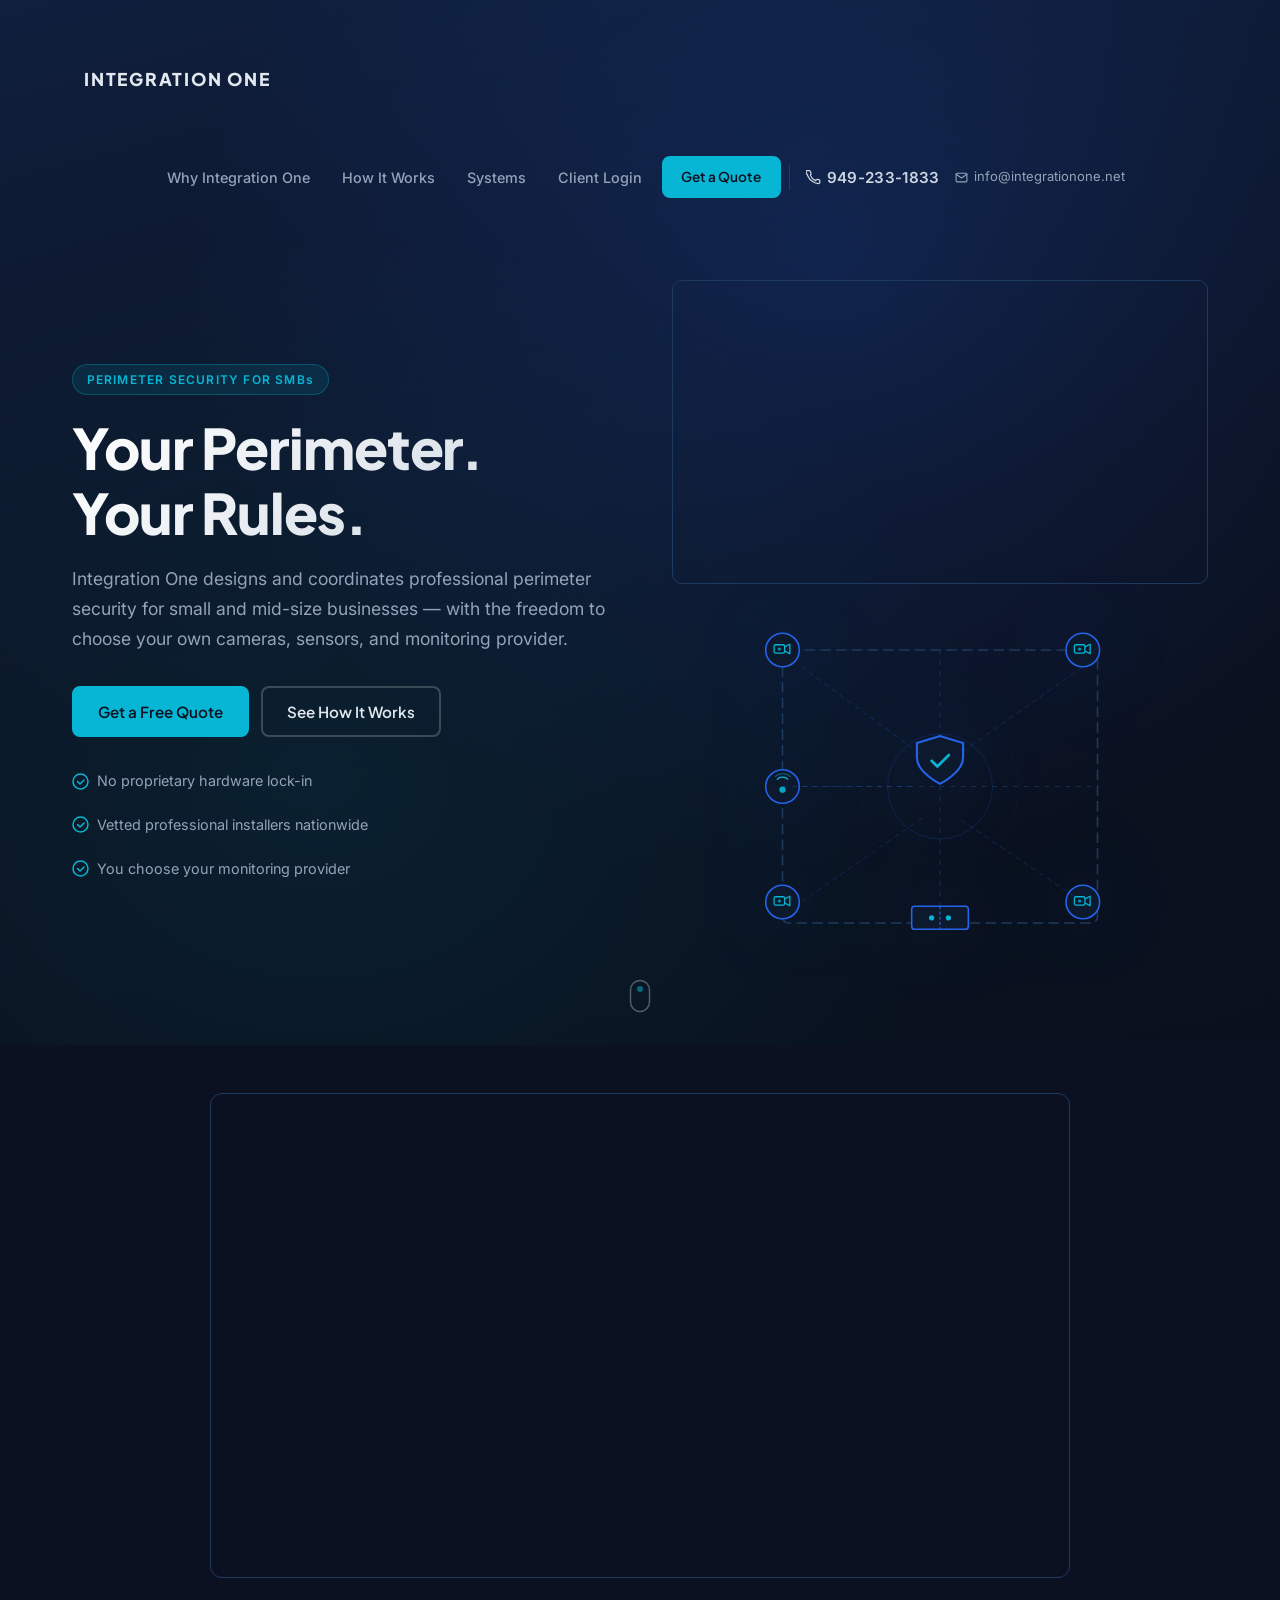
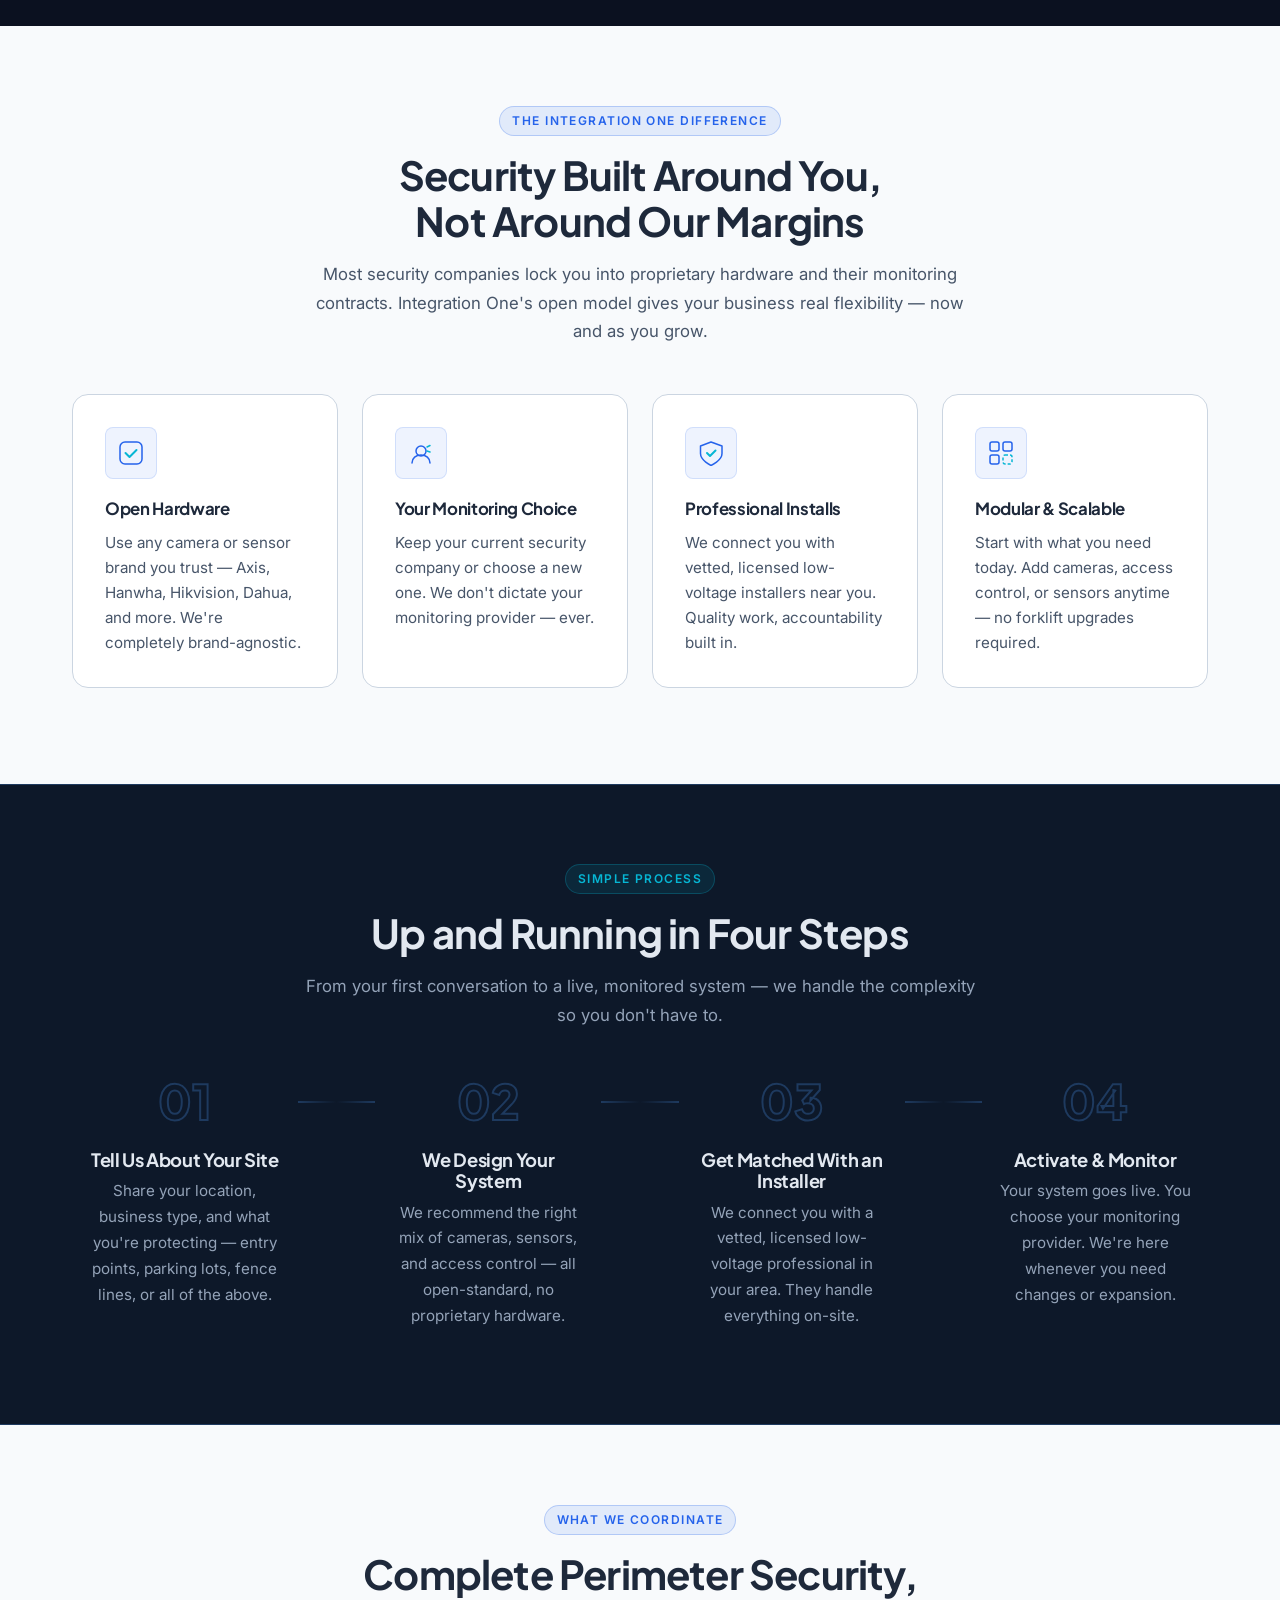
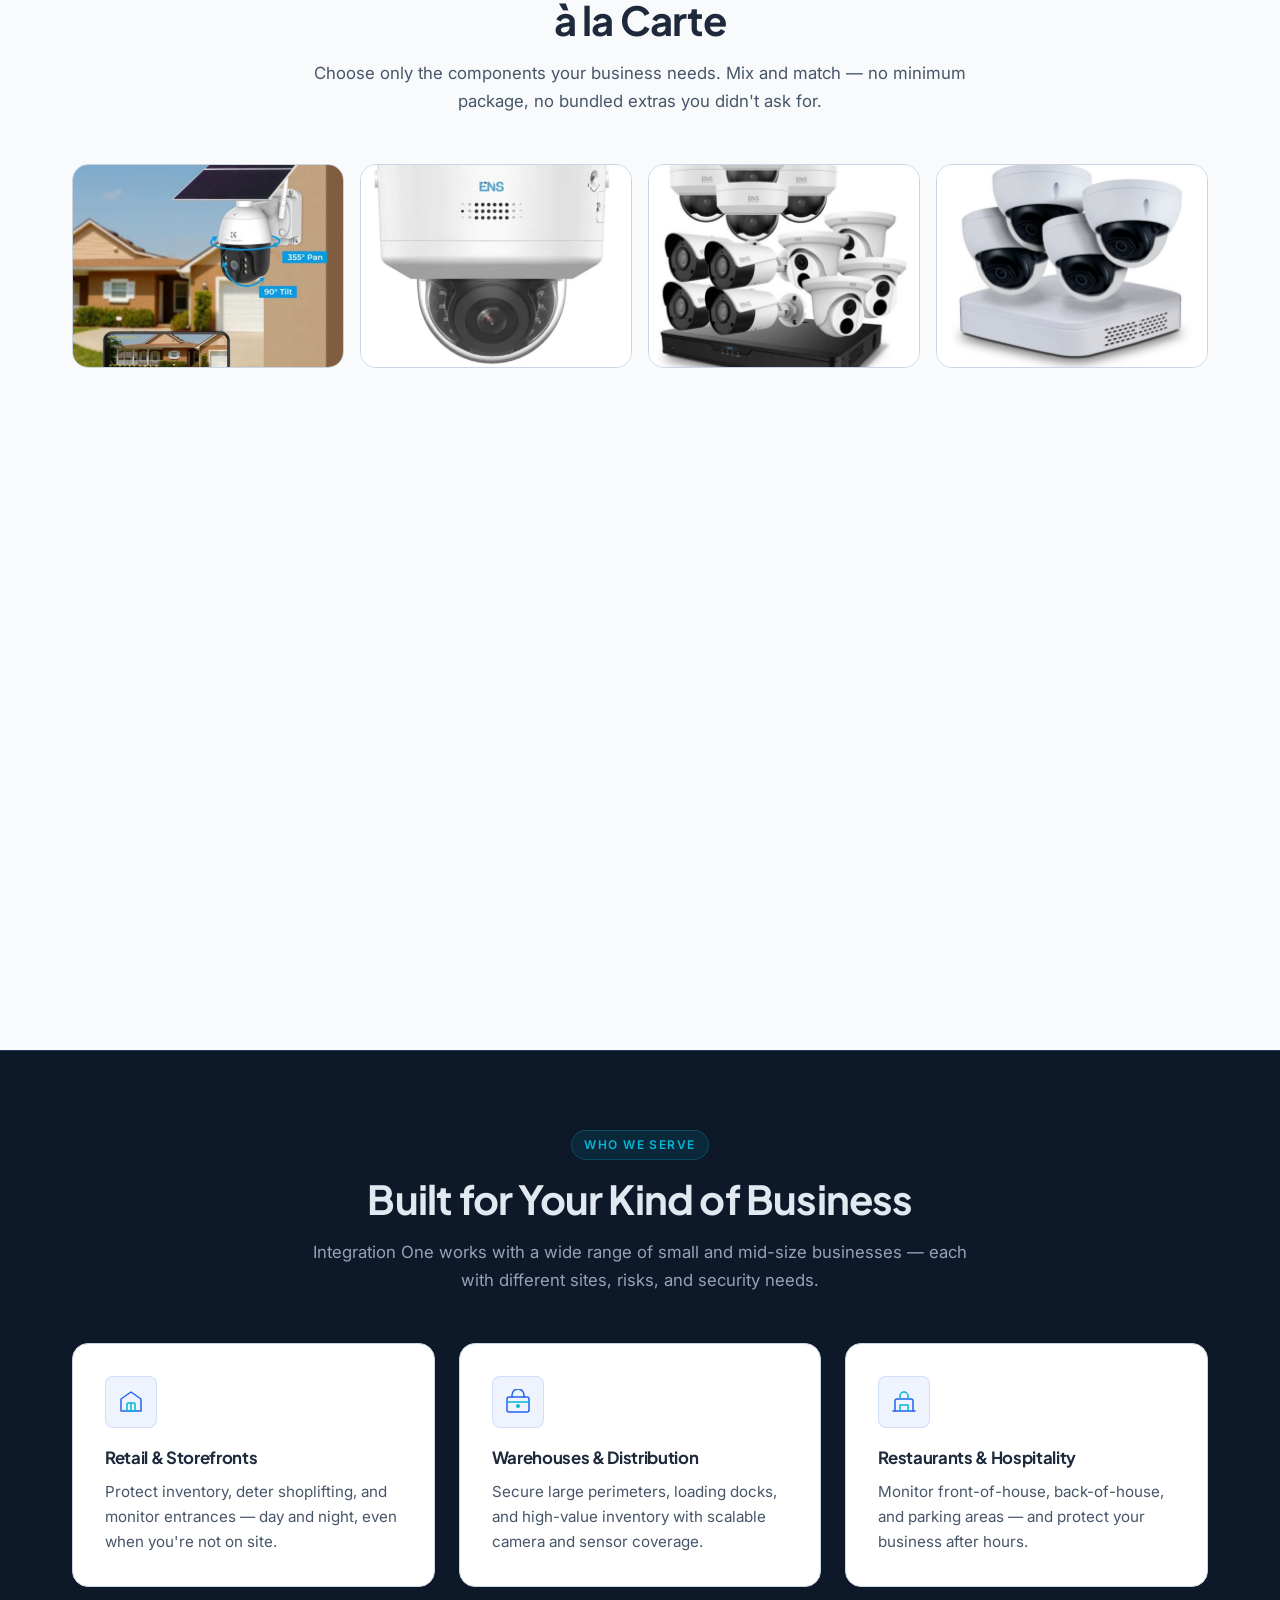
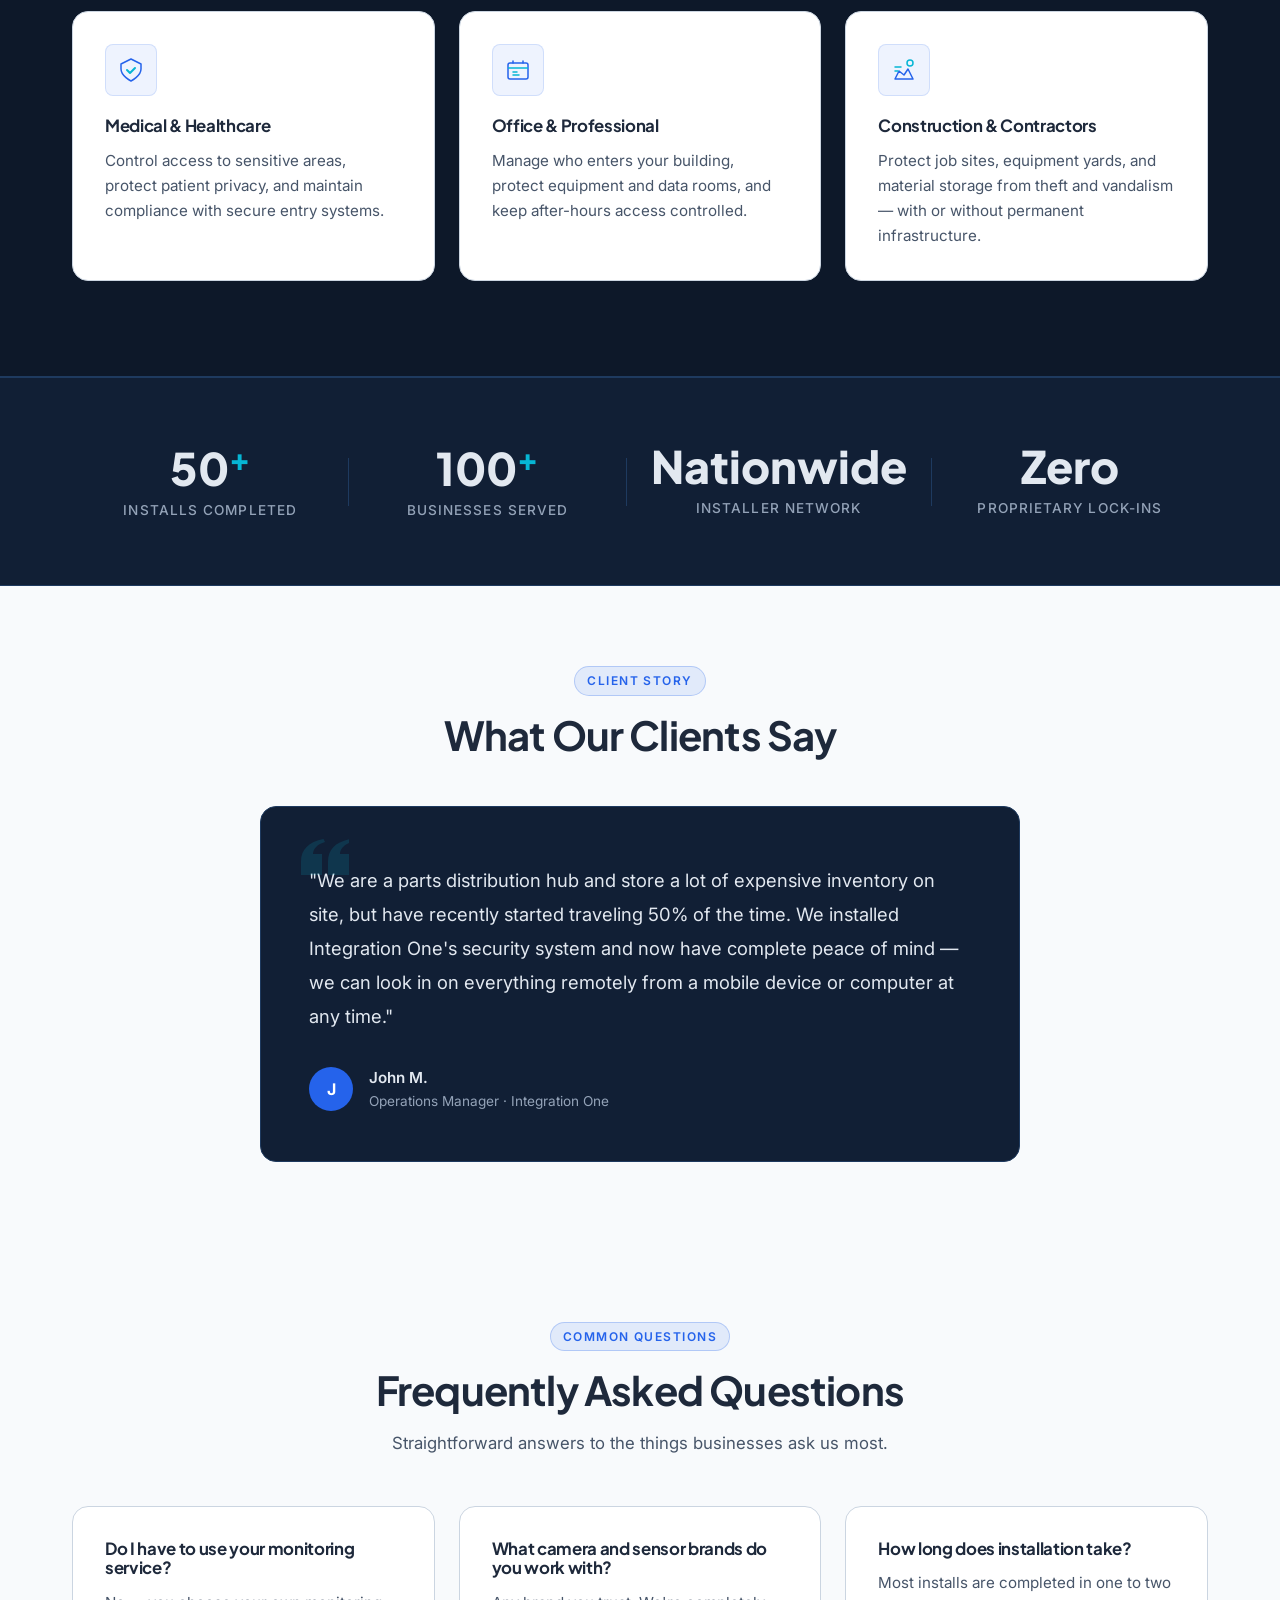
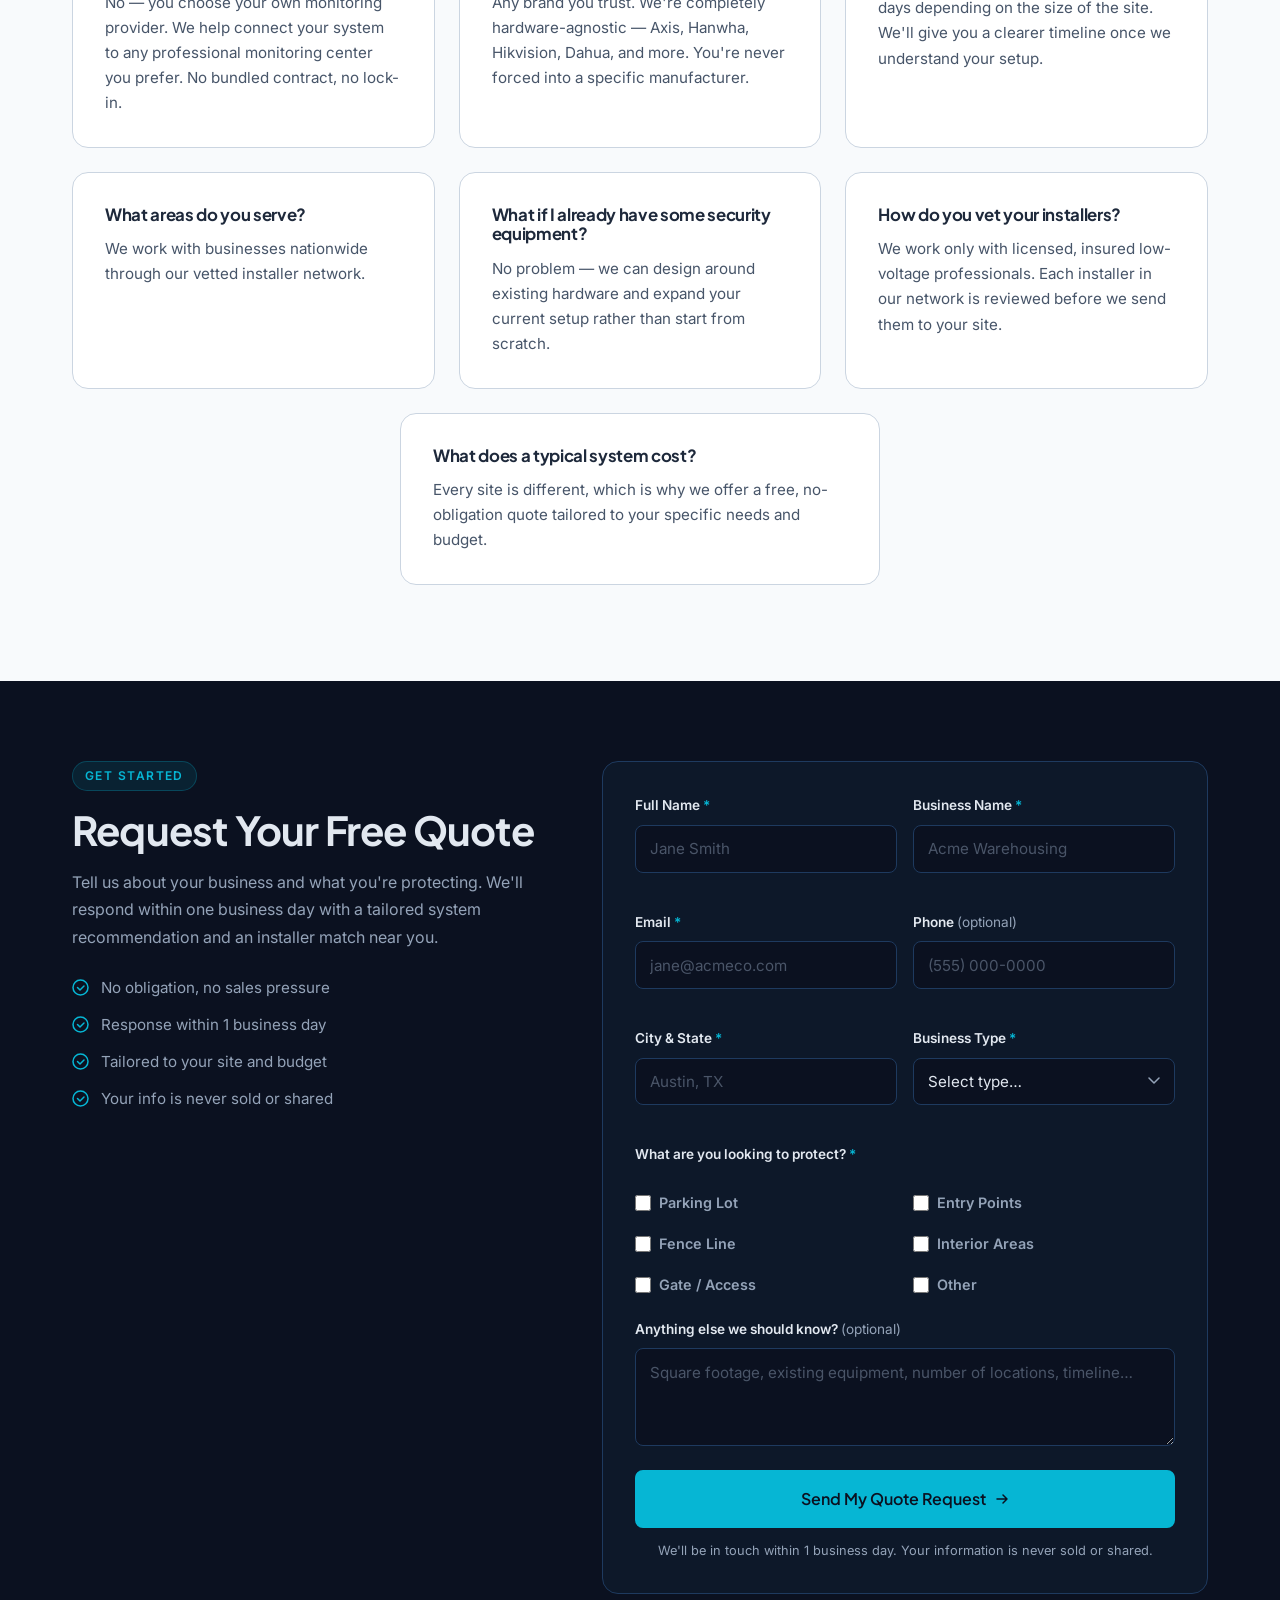
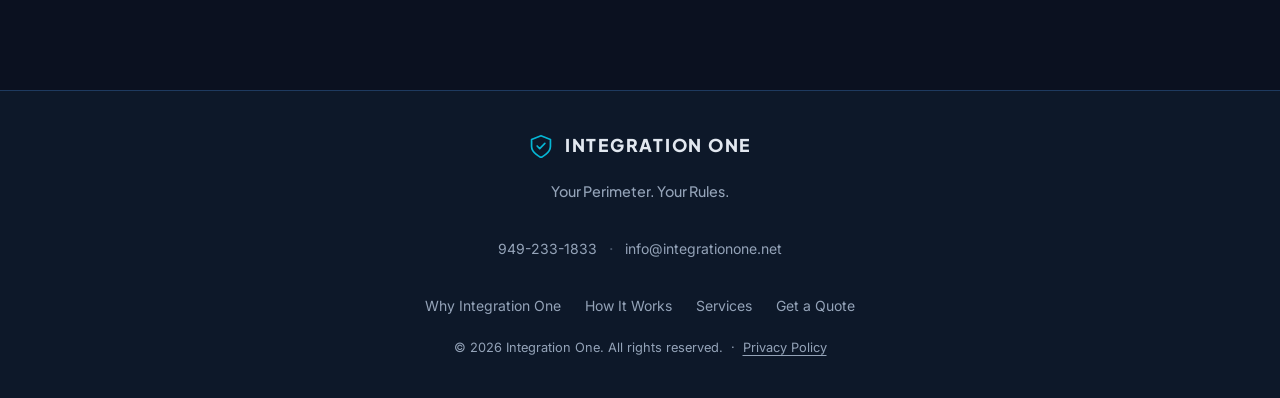
<file: index.html>
<!DOCTYPE html>
<html lang="en">
<head>
  <meta charset="UTF-8">
  <meta name="viewport" content="width=device-width, initial-scale=1.0">
  <meta name="description" content="Integration One — Professional perimeter security for small and medium businesses. Open hardware, your monitoring choice, vetted installer network. No lock-in.">
  <title>Integration One — Your Perimeter. Your Rules.</title>
  <link rel="icon" type="image/svg+xml" href="assets/images/favicon.svg">

  <!-- Open Graph -->
  <meta property="og:type" content="website">
  <meta property="og:url" content="https://www.integrationone.net/">
  <meta property="og:title" content="Integration One — Your Perimeter. Your Rules.">
  <meta property="og:description" content="Professional perimeter security for small and mid-size businesses. Open hardware, your monitoring choice, vetted installer network. No lock-in.">
  <meta property="og:site_name" content="Integration One">

  <!-- Twitter Card -->
  <meta name="twitter:card" content="summary">
  <meta name="twitter:title" content="Integration One — Your Perimeter. Your Rules.">
  <meta name="twitter:description" content="Professional perimeter security for small and mid-size businesses. Open hardware, your monitoring choice, vetted installer network. No lock-in.">
  <link rel="preconnect" href="https://fonts.googleapis.com">
  <link rel="preconnect" href="https://fonts.gstatic.com" crossorigin>
  <link href="https://fonts.googleapis.com/css2?family=Plus+Jakarta+Sans:wght@400;500;600;700;800&family=Inter:wght@400;500;600&display=swap" rel="stylesheet">
  <link rel="stylesheet" href="assets/css/style.css">
</head>
<body>

  <!-- ===================== NAVIGATION ===================== -->
  <header class="site-header" id="site-header">
    <div class="nav-top container">
      <a href="/" class="nav-logo" aria-label="Integration One — home">
        <div class="logo-video-wrap" aria-hidden="true">
          <video class="nav-vid nav-vid--a" src="assets/images/CamVid.mp4" muted playsinline></video>
          <video class="nav-vid nav-vid--b" src="assets/images/CamVid.mp4" muted playsinline></video>
        </div>
        <span class="logo-text">INTEGRATION ONE</span>
      </a>
    </div>
    <nav class="nav container" role="navigation" aria-label="Main navigation">
      <button class="nav-toggle" id="nav-toggle" aria-label="Open navigation menu" aria-expanded="false" aria-controls="nav-links">
        <span></span>
        <span></span>
        <span></span>
      </button>

      <ul class="nav-links" id="nav-links" role="list">
        <li><a href="#why" class="nav-link">Why Integration One</a></li>
        <li><a href="#how-it-works" class="nav-link">How It Works</a></li>
        <li><a href="#services" class="nav-link">Systems</a></li>
        <li><a href="https://portal.integrationone.net" class="nav-link" target="_blank" rel="noopener">Client Login</a></li>
        <li><a href="#quote" class="nav-cta btn btn-primary btn--sm">Get a Quote</a></li>
        <li class="nav-contact">
          <a href="tel:9492331833" class="nav-contact-link nav-phone">
            <svg width="15" height="15" viewBox="0 0 24 24" fill="none" stroke="currentColor" stroke-width="2" stroke-linecap="round" stroke-linejoin="round" aria-hidden="true"><path d="M22 16.92v3a2 2 0 01-2.18 2 19.79 19.79 0 01-8.63-3.07A19.5 19.5 0 013.07 9.81a19.79 19.79 0 01-3.07-8.68A2 2 0 012.18 1h3a2 2 0 012 1.72c.127.96.361 1.903.7 2.81a2 2 0 01-.45 2.11L6.91 8.15A16 16 0 0015.1 17.1l1.51-1.52a2 2 0 012.11-.45c.907.339 1.85.573 2.81.7A2 2 0 0122 16.92z"/></svg>
            949-233-1833
          </a>
          <div class="nav-emails">
            <a href="mailto:info@integrationone.net" class="nav-contact-link">
              <svg width="13" height="13" viewBox="0 0 24 24" fill="none" stroke="currentColor" stroke-width="2" stroke-linecap="round" stroke-linejoin="round" aria-hidden="true"><path d="M4 4h16c1.1 0 2 .9 2 2v12c0 1.1-.9 2-2 2H4c-1.1 0-2-.9-2-2V6c0-1.1.9-2 2-2z"/><polyline points="22,6 12,13 2,6"/></svg>
              info@integrationone.net
            </a>
          </div>
        </li>
      </ul>
    </nav>
  </header>

  <main>

    <!-- ===================== HERO ===================== -->
    <section class="hero" id="hero" aria-label="Hero">
      <div class="hero-bg" aria-hidden="true"></div>
      <div class="container hero-container">

        <div class="hero-content reveal-hero">
          <div class="hero-badge">Perimeter Security for SMB<span style="text-transform: none">s</span></div>
          <h1 class="hero-headline">Your Perimeter.<br>Your Rules.</h1>
          <p class="hero-sub">Integration One designs and coordinates professional perimeter security for small and mid-size businesses — with the freedom to choose your own cameras, sensors, and monitoring provider.</p>
          <div class="hero-ctas">
            <a href="#quote" class="btn btn-primary">Get a Free Quote</a>
            <a href="#how-it-works" class="btn btn-ghost">See How It Works</a>
          </div>
          <ul class="hero-trust" role="list">
            <li>
              <svg width="17" height="17" viewBox="0 0 17 17" fill="none" aria-hidden="true">
                <circle cx="8.5" cy="8.5" r="7.5" stroke="#06B6D4" stroke-width="1.5"/>
                <path d="M5.5 8.5l2.5 2.5 4-4" stroke="#06B6D4" stroke-width="1.5" stroke-linecap="round" stroke-linejoin="round"/>
              </svg>
              No proprietary hardware lock-in
            </li>
            <li>
              <svg width="17" height="17" viewBox="0 0 17 17" fill="none" aria-hidden="true">
                <circle cx="8.5" cy="8.5" r="7.5" stroke="#06B6D4" stroke-width="1.5"/>
                <path d="M5.5 8.5l2.5 2.5 4-4" stroke="#06B6D4" stroke-width="1.5" stroke-linecap="round" stroke-linejoin="round"/>
              </svg>
              Vetted professional installers nationwide
            </li>
            <li>
              <svg width="17" height="17" viewBox="0 0 17 17" fill="none" aria-hidden="true">
                <circle cx="8.5" cy="8.5" r="7.5" stroke="#06B6D4" stroke-width="1.5"/>
                <path d="M5.5 8.5l2.5 2.5 4-4" stroke="#06B6D4" stroke-width="1.5" stroke-linecap="round" stroke-linejoin="round"/>
              </svg>
              You choose your monitoring provider
            </li>
          </ul>
        </div>

        <div class="hero-visual reveal-hero reveal-hero--delayed" aria-hidden="true" style="flex-direction: column; align-items: center; gap: 24px;">
          <div style="width: 100%; position: relative; padding-bottom: 56.25%; height: 0; overflow: hidden; border-radius: 10px; border: 1px solid #1E3A5F;">
            <iframe
              src="https://www.youtube.com/embed/L8IoGxwpyW8"
              title="Integration One — Perimeter Security"
              style="position: absolute; top: 0; left: 0; width: 100%; height: 100%; border: 0;"
              allow="accelerometer; autoplay; clipboard-write; encrypted-media; gyroscope; picture-in-picture"
              allowfullscreen>
            </iframe>
          </div>
          <svg class="perimeter-svg" viewBox="0 0 400 340" fill="none" xmlns="http://www.w3.org/2000/svg" role="img" aria-label="Perimeter security diagram">
            <!-- Outer perimeter dashed border -->
            <rect x="50" y="40" width="300" height="260" rx="6" stroke="#1E3A5F" stroke-width="1.5" stroke-dasharray="10 5"/>
            <!-- Grid lines -->
            <line x1="50" y1="170" x2="350" y2="170" stroke="#1E3A5F" stroke-width="0.75" stroke-dasharray="4 6"/>
            <line x1="200" y1="40" x2="200" y2="300" stroke="#1E3A5F" stroke-width="0.75" stroke-dasharray="4 6"/>

            <!-- Corner camera — top left -->
            <g transform="translate(32, 22)">
              <circle cx="18" cy="18" r="16" fill="#0D1A2E" stroke="#2563EB" stroke-width="1.5"/>
              <rect x="10" y="13" width="10" height="8" rx="1.5" stroke="#06B6D4" stroke-width="1.2"/>
              <path d="M20 15l5-2.5v9L20 19" stroke="#06B6D4" stroke-width="1.2" stroke-linejoin="round"/>
              <circle cx="15" cy="17" r="1.5" fill="#06B6D4" opacity="0.8"/>
            </g>

            <!-- Corner camera — top right -->
            <g transform="translate(318, 22)">
              <circle cx="18" cy="18" r="16" fill="#0D1A2E" stroke="#2563EB" stroke-width="1.5"/>
              <rect x="10" y="13" width="10" height="8" rx="1.5" stroke="#06B6D4" stroke-width="1.2"/>
              <path d="M20 15l5-2.5v9L20 19" stroke="#06B6D4" stroke-width="1.2" stroke-linejoin="round"/>
              <circle cx="15" cy="17" r="1.5" fill="#06B6D4" opacity="0.8"/>
            </g>

            <!-- Corner camera — bottom left -->
            <g transform="translate(32, 262)">
              <circle cx="18" cy="18" r="16" fill="#0D1A2E" stroke="#2563EB" stroke-width="1.5"/>
              <rect x="10" y="13" width="10" height="8" rx="1.5" stroke="#06B6D4" stroke-width="1.2"/>
              <path d="M20 15l5-2.5v9L20 19" stroke="#06B6D4" stroke-width="1.2" stroke-linejoin="round"/>
              <circle cx="15" cy="17" r="1.5" fill="#06B6D4" opacity="0.8"/>
            </g>

            <!-- Corner camera — bottom right -->
            <g transform="translate(318, 262)">
              <circle cx="18" cy="18" r="16" fill="#0D1A2E" stroke="#2563EB" stroke-width="1.5"/>
              <rect x="10" y="13" width="10" height="8" rx="1.5" stroke="#06B6D4" stroke-width="1.2"/>
              <path d="M20 15l5-2.5v9L20 19" stroke="#06B6D4" stroke-width="1.2" stroke-linejoin="round"/>
              <circle cx="15" cy="17" r="1.5" fill="#06B6D4" opacity="0.8"/>
            </g>

            <!-- Motion sensor — mid left -->
            <g transform="translate(32, 152)">
              <circle cx="18" cy="18" r="16" fill="#0D1A2E" stroke="#2563EB" stroke-width="1.5"/>
              <path d="M13 11c2.5-2.5 7.5-2.5 10 0" stroke="#06B6D4" stroke-width="1.3" stroke-linecap="round"/>
              <path d="M11 8.5c3.5-3.5 11-3.5 14.5 0" stroke="#06B6D4" stroke-width="1" stroke-linecap="round" opacity="0.45"/>
              <circle cx="18" cy="21" r="3" fill="#06B6D4" opacity="0.9"/>
            </g>

            <!-- Gate — bottom center -->
            <g transform="translate(173, 284)">
              <rect x="0" y="0" width="54" height="22" rx="3" stroke="#2563EB" stroke-width="1.5" fill="#0D1A2E"/>
              <line x1="27" y1="0" x2="27" y2="22" stroke="#2563EB" stroke-width="1" stroke-dasharray="3 2"/>
              <circle cx="19" cy="11" r="2.5" fill="#06B6D4"/>
              <circle cx="35" cy="11" r="2.5" fill="#06B6D4"/>
            </g>

            <!-- Center shield -->
            <g transform="translate(172, 118)">
              <path d="M28 4L6 10.5v14c0 14 22 25 22 25s22-11 22-25v-14L28 4z" fill="#0D1A2E" stroke="#2563EB" stroke-width="2"/>
              <path d="M20 27.5l5.5 5.5 11-11" stroke="#06B6D4" stroke-width="2.5" stroke-linecap="round" stroke-linejoin="round"/>
            </g>

            <!-- Pulse rings -->
            <circle cx="200" cy="170" r="50" stroke="#2563EB" stroke-width="0.75" opacity="0.25"/>
            <circle cx="200" cy="170" r="75" stroke="#2563EB" stroke-width="0.5" opacity="0.12"/>

            <!-- Connection lines from cameras to shield -->
            <line x1="68" y1="56" x2="183" y2="140" stroke="#2563EB" stroke-width="0.75" opacity="0.35" stroke-dasharray="5 4"/>
            <line x1="336" y1="56" x2="217" y2="140" stroke="#2563EB" stroke-width="0.75" opacity="0.35" stroke-dasharray="5 4"/>
            <line x1="68" y1="280" x2="183" y2="200" stroke="#2563EB" stroke-width="0.75" opacity="0.35" stroke-dasharray="5 4"/>
            <line x1="336" y1="280" x2="217" y2="200" stroke="#2563EB" stroke-width="0.75" opacity="0.35" stroke-dasharray="5 4"/>
            <line x1="50" y1="170" x2="172" y2="170" stroke="#2563EB" stroke-width="0.75" opacity="0.35" stroke-dasharray="5 4"/>
          </svg>
        </div>

      </div>

      <a href="#why" class="hero-scroll-hint" aria-label="Scroll to learn more">
        <svg width="22" height="34" viewBox="0 0 22 34" fill="none">
          <rect x="1.5" y="1.5" width="19" height="31" rx="9.5" stroke="#94A3B8" stroke-width="1.5"/>
          <circle class="scroll-dot" cx="11" cy="10" r="3" fill="#06B6D4"/>
        </svg>
      </a>
    </section>

    <!-- ===================== VIDEO ===================== -->
    <section style="background: #0B1120; padding: 48px 24px;">
      <div style="max-width: 860px; margin: 0 auto;">
        <div style="position: relative; padding-bottom: 56.25%; height: 0; overflow: hidden; border-radius: 12px; border: 1px solid #1E3A5F;">
          <iframe
            src="https://www.youtube.com/embed/L8IoGxwpyW8"
            title="Integration One — Perimeter Security"
            style="position: absolute; top: 0; left: 0; width: 100%; height: 100%; border: 0;"
            allow="accelerometer; autoplay; clipboard-write; encrypted-media; gyroscope; picture-in-picture"
            allowfullscreen>
          </iframe>
        </div>
      </div>
    </section>

    <!-- ===================== WHY INTEGRATION ONE ===================== -->
    <section class="why-section section--light" id="why">
      <div class="container">
        <div class="section-header">
          <div class="section-label">The Integration One Difference</div>
          <h2>Security Built Around You,<br class="br-lg">Not Around Our Margins</h2>
          <p class="section-sub">Most security companies lock you into proprietary hardware and their monitoring contracts. Integration One's open model gives your business real flexibility — now and as you grow.</p>
        </div>

        <div class="cards-grid cards-grid--4">
          <article class="card reveal">
            <div class="card-icon">
              <svg width="26" height="26" viewBox="0 0 26 26" fill="none" aria-hidden="true">
                <rect x="2" y="2" width="22" height="22" rx="5" stroke="#2563EB" stroke-width="1.5"/>
                <path d="M7.5 13l4 4 7-7" stroke="#06B6D4" stroke-width="2" stroke-linecap="round" stroke-linejoin="round"/>
              </svg>
            </div>
            <h3>Open Hardware</h3>
            <p>Use any camera or sensor brand you trust — Axis, Hanwha, Hikvision, Dahua, and more. We're completely brand-agnostic.</p>
          </article>

          <article class="card reveal">
            <div class="card-icon">
              <svg width="26" height="26" viewBox="0 0 26 26" fill="none" aria-hidden="true">
                <circle cx="13" cy="11" r="5" stroke="#2563EB" stroke-width="1.5"/>
                <path d="M4 23c0-5 4-8 9-8s9 3 9 8" stroke="#2563EB" stroke-width="1.5" stroke-linecap="round"/>
                <path d="M19 7l3-1.5M19 11l3 1" stroke="#06B6D4" stroke-width="1.5" stroke-linecap="round"/>
              </svg>
            </div>
            <h3>Your Monitoring Choice</h3>
            <p>Keep your current security company or choose a new one. We don't dictate your monitoring provider — ever.</p>
          </article>

          <article class="card reveal">
            <div class="card-icon">
              <svg width="26" height="26" viewBox="0 0 26 26" fill="none" aria-hidden="true">
                <path d="M13 2L2.5 6v7.5c0 7 10.5 12 10.5 12S24 20.5 24 13.5V6L13 2z" stroke="#2563EB" stroke-width="1.5" stroke-linejoin="round"/>
                <path d="M9 13l3 3 5.5-5.5" stroke="#06B6D4" stroke-width="2" stroke-linecap="round" stroke-linejoin="round"/>
              </svg>
            </div>
            <h3>Professional Installs</h3>
            <p>We connect you with vetted, licensed low-voltage installers near you. Quality work, accountability built in.</p>
          </article>

          <article class="card reveal">
            <div class="card-icon">
              <svg width="26" height="26" viewBox="0 0 26 26" fill="none" aria-hidden="true">
                <rect x="2" y="2" width="9" height="9" rx="2" stroke="#2563EB" stroke-width="1.5"/>
                <rect x="15" y="2" width="9" height="9" rx="2" stroke="#2563EB" stroke-width="1.5"/>
                <rect x="2" y="15" width="9" height="9" rx="2" stroke="#2563EB" stroke-width="1.5"/>
                <rect x="15" y="15" width="9" height="9" rx="2" stroke="#06B6D4" stroke-width="1.5" stroke-dasharray="3 2"/>
              </svg>
            </div>
            <h3>Modular &amp; Scalable</h3>
            <p>Start with what you need today. Add cameras, access control, or sensors anytime — no forklift upgrades required.</p>
          </article>
        </div>
      </div>
    </section>

    <!-- ===================== HOW IT WORKS ===================== -->
    <section class="steps-section section--dark" id="how-it-works">
      <div class="container">
        <div class="section-header section-header--light">
          <div class="section-label section-label--cyan">Simple Process</div>
          <h2>Up and Running in Four Steps</h2>
          <p class="section-sub">From your first conversation to a live, monitored system — we handle the complexity so you don't have to.</p>
        </div>

        <div class="steps">
          <div class="step reveal">
            <div class="step-number" aria-hidden="true">01</div>
            <div class="step-content">
              <h3>Tell Us About Your Site</h3>
              <p>Share your location, business type, and what you're protecting — entry points, parking lots, fence lines, or all of the above.</p>
            </div>
          </div>

          <div class="step-connector" aria-hidden="true"></div>

          <div class="step reveal">
            <div class="step-number" aria-hidden="true">02</div>
            <div class="step-content">
              <h3>We Design Your System</h3>
              <p>We recommend the right mix of cameras, sensors, and access control — all open-standard, no proprietary hardware.</p>
            </div>
          </div>

          <div class="step-connector" aria-hidden="true"></div>

          <div class="step reveal">
            <div class="step-number" aria-hidden="true">03</div>
            <div class="step-content">
              <h3>Get Matched With an Installer</h3>
              <p>We connect you with a vetted, licensed low-voltage professional in your area. They handle everything on-site.</p>
            </div>
          </div>

          <div class="step-connector" aria-hidden="true"></div>

          <div class="step reveal">
            <div class="step-number" aria-hidden="true">04</div>
            <div class="step-content">
              <h3>Activate &amp; Monitor</h3>
              <p>Your system goes live. You choose your monitoring provider. We're here whenever you need changes or expansion.</p>
            </div>
          </div>
        </div>
      </div>
    </section>

    <!-- ===================== SERVICES ===================== -->
    <section class="services-section section--light" id="services">
      <div class="container">
        <div class="section-header">
          <div class="section-label">What We Coordinate</div>
          <h2>Complete Perimeter Security,<br class="br-lg">à la Carte</h2>
          <p class="section-sub">Choose only the components your business needs. Mix and match — no minimum package, no bundled extras you didn't ask for.</p>
        </div>

        <div class="cameras-grid">
          <div class="camera-card">
            <img src="assets/images/Cam 1.jpg" alt="Security Camera 1" loading="lazy">
          </div>
          <div class="camera-card">
            <img src="assets/images/Cam 2.jpg" alt="Security Camera 2" loading="lazy">
          </div>
          <div class="camera-card">
            <img src="assets/images/Cam 3.jpg" alt="Security Camera 3" loading="lazy">
          </div>
          <div class="camera-card">
            <img src="assets/images/Cam 4.jpg" alt="Security Camera 4" loading="lazy">
          </div>
        </div>

        <div class="cards-grid cards-grid--3">
          <article class="card reveal">
            <div class="card-icon">
              <svg width="26" height="26" viewBox="0 0 26 26" fill="none" aria-hidden="true">
                <rect x="2" y="6" width="14" height="11" rx="2" stroke="#2563EB" stroke-width="1.5"/>
                <path d="M16 10.5l7-3.5v11l-7-3.5" stroke="#2563EB" stroke-width="1.5" stroke-linejoin="round"/>
                <circle cx="9" cy="11.5" r="2.5" fill="#06B6D4" opacity="0.9"/>
              </svg>
            </div>
            <h3>Outdoor Camera Coverage</h3>
            <p>Perimeter surveillance designed for your lot, fence line, and entry points — clear coverage day and night.</p>
          </article>

          <article class="card reveal">
            <div class="card-icon">
              <svg width="26" height="26" viewBox="0 0 26 26" fill="none" aria-hidden="true">
                <path d="M13 3c4.5 0 9 3.5 9 9" stroke="#2563EB" stroke-width="1.5" stroke-linecap="round"/>
                <path d="M13 3c-4.5 0-9 3.5-9 9" stroke="#06B6D4" stroke-width="1.5" stroke-linecap="round"/>
                <circle cx="13" cy="18" r="5" stroke="#2563EB" stroke-width="1.5"/>
                <circle cx="13" cy="18" r="2" fill="#06B6D4"/>
              </svg>
            </div>
            <h3>Motion &amp; Intrusion Detection</h3>
            <p>Smart sensors alert before a breach becomes an incident. Configurable zones reduce false alarms.</p>
          </article>

          <article class="card reveal">
            <div class="card-icon">
              <svg width="26" height="26" viewBox="0 0 26 26" fill="none" aria-hidden="true">
                <rect x="3" y="10" width="13" height="13" rx="2" stroke="#2563EB" stroke-width="1.5"/>
                <path d="M9.5 10V8a4.5 4.5 0 0 1 9 0v3" stroke="#2563EB" stroke-width="1.5" stroke-linecap="round"/>
                <circle cx="9.5" cy="17" r="2" fill="#06B6D4"/>
                <path d="M20 12h4M22 10v4" stroke="#06B6D4" stroke-width="1.5" stroke-linecap="round"/>
              </svg>
            </div>
            <h3>Gate &amp; Access Control</h3>
            <p>Manage who enters your property with keypads, key fobs, or mobile credentials — fully integrated with cameras.</p>
          </article>

          <article class="card reveal">
            <div class="card-icon">
              <svg width="26" height="26" viewBox="0 0 26 26" fill="none" aria-hidden="true">
                <rect x="2" y="4" width="22" height="15" rx="2" stroke="#2563EB" stroke-width="1.5"/>
                <path d="M7 10h5M7 13h9M18 10h3" stroke="#06B6D4" stroke-width="1.5" stroke-linecap="round"/>
                <path d="M10 19v4M16 19v4M7 23h12" stroke="#2563EB" stroke-width="1.5" stroke-linecap="round"/>
              </svg>
            </div>
            <h3>Video Analytics</h3>
            <p>License plate recognition, object detection, and intelligent alert filtering — catch what matters, ignore what doesn't.</p>
          </article>

          <article class="card reveal">
            <div class="card-icon">
              <svg width="26" height="26" viewBox="0 0 26 26" fill="none" aria-hidden="true">
                <circle cx="13" cy="13" r="10" stroke="#2563EB" stroke-width="1.5"/>
                <circle cx="13" cy="13" r="5" stroke="#06B6D4" stroke-width="1.5"/>
                <circle cx="13" cy="13" r="2" fill="#06B6D4"/>
                <path d="M13 3v2.5M13 20.5V23M3 13h2.5M20.5 13H23" stroke="#2563EB" stroke-width="1.5" stroke-linecap="round"/>
              </svg>
            </div>
            <h3>Remote Monitoring Integration</h3>
            <p>We help you connect to any professional monitoring center — your choice, your contract, no bundled services.</p>
          </article>

          <article class="card reveal">
            <div class="card-icon">
              <svg width="26" height="26" viewBox="0 0 26 26" fill="none" aria-hidden="true">
                <rect x="2" y="2" width="9" height="9" rx="1.5" stroke="#2563EB" stroke-width="1.5"/>
                <rect x="15" y="2" width="9" height="9" rx="1.5" stroke="#2563EB" stroke-width="1.5"/>
                <rect x="2" y="15" width="9" height="9" rx="1.5" stroke="#2563EB" stroke-width="1.5"/>
                <path d="M17 19h6M20 16v6" stroke="#06B6D4" stroke-width="2" stroke-linecap="round"/>
              </svg>
            </div>
            <h3>System Expansion &amp; Upgrades</h3>
            <p>Add cameras, sensors, or access points as your business grows — open hardware means you're never forced into a costly upgrade.</p>
          </article>
        </div>
      </div>
    </section>

    <!-- ===================== INDUSTRIES ===================== -->
    <section class="steps-section section--dark" id="industries">
      <div class="container">
        <div class="section-header section-header--light">
          <div class="section-label section-label--cyan">Who We Serve</div>
          <h2>Built for Your Kind of Business</h2>
          <p class="section-sub">Integration One works with a wide range of small and mid-size businesses — each with different sites, risks, and security needs.</p>
        </div>

        <div class="cards-grid cards-grid--3">

          <article class="card reveal">
            <div class="card-icon">
              <svg width="26" height="26" viewBox="0 0 26 26" fill="none" aria-hidden="true">
                <path d="M3 22V10l10-7 10 7v12H3z" stroke="#2563EB" stroke-width="1.5" stroke-linejoin="round"/>
                <rect x="9" y="14" width="8" height="8" rx="1" stroke="#06B6D4" stroke-width="1.5"/>
                <path d="M13 14v8" stroke="#06B6D4" stroke-width="1.5"/>
              </svg>
            </div>
            <h3>Retail &amp; Storefronts</h3>
            <p>Protect inventory, deter shoplifting, and monitor entrances — day and night, even when you're not on site.</p>
          </article>

          <article class="card reveal">
            <div class="card-icon">
              <svg width="26" height="26" viewBox="0 0 26 26" fill="none" aria-hidden="true">
                <rect x="2" y="8" width="22" height="15" rx="2" stroke="#2563EB" stroke-width="1.5"/>
                <path d="M7 8V6a6 6 0 0 1 12 0v2" stroke="#2563EB" stroke-width="1.5" stroke-linecap="round"/>
                <path d="M2 13h22" stroke="#06B6D4" stroke-width="1.5"/>
                <circle cx="13" cy="17" r="2" fill="#06B6D4"/>
              </svg>
            </div>
            <h3>Warehouses &amp; Distribution</h3>
            <p>Secure large perimeters, loading docks, and high-value inventory with scalable camera and sensor coverage.</p>
          </article>

          <article class="card reveal">
            <div class="card-icon">
              <svg width="26" height="26" viewBox="0 0 26 26" fill="none" aria-hidden="true">
                <path d="M4 22V12a2 2 0 0 1 2-2h14a2 2 0 0 1 2 2v10" stroke="#2563EB" stroke-width="1.5" stroke-linecap="round"/>
                <path d="M2 22h22" stroke="#2563EB" stroke-width="1.5" stroke-linecap="round"/>
                <path d="M9 22v-6h8v6" stroke="#06B6D4" stroke-width="1.5" stroke-linejoin="round"/>
                <path d="M9 10V7a4 4 0 0 1 8 0v3" stroke="#06B6D4" stroke-width="1.5" stroke-linecap="round"/>
              </svg>
            </div>
            <h3>Restaurants &amp; Hospitality</h3>
            <p>Monitor front-of-house, back-of-house, and parking areas — and protect your business after hours.</p>
          </article>

          <article class="card reveal">
            <div class="card-icon">
              <svg width="26" height="26" viewBox="0 0 26 26" fill="none" aria-hidden="true">
                <path d="M13 2L3 7v5c0 7 10 12 10 12s10-5 10-12V7L13 2z" stroke="#2563EB" stroke-width="1.5" stroke-linejoin="round"/>
                <path d="M9 13l3 3 5-5" stroke="#06B6D4" stroke-width="2" stroke-linecap="round" stroke-linejoin="round"/>
              </svg>
            </div>
            <h3>Medical &amp; Healthcare</h3>
            <p>Control access to sensitive areas, protect patient privacy, and maintain compliance with secure entry systems.</p>
          </article>

          <article class="card reveal">
            <div class="card-icon">
              <svg width="26" height="26" viewBox="0 0 26 26" fill="none" aria-hidden="true">
                <rect x="3" y="6" width="20" height="16" rx="2" stroke="#2563EB" stroke-width="1.5"/>
                <path d="M3 11h20" stroke="#06B6D4" stroke-width="1.5"/>
                <path d="M8 6V4M18 6V4" stroke="#2563EB" stroke-width="1.5" stroke-linecap="round"/>
                <path d="M8 15h4M8 18h6" stroke="#06B6D4" stroke-width="1.5" stroke-linecap="round"/>
              </svg>
            </div>
            <h3>Office &amp; Professional</h3>
            <p>Manage who enters your building, protect equipment and data rooms, and keep after-hours access controlled.</p>
          </article>

          <article class="card reveal">
            <div class="card-icon">
              <svg width="26" height="26" viewBox="0 0 26 26" fill="none" aria-hidden="true">
                <path d="M4 22l4-8 5 4 4-6 5 10H4z" stroke="#2563EB" stroke-width="1.5" stroke-linejoin="round"/>
                <circle cx="19" cy="6" r="3" stroke="#06B6D4" stroke-width="1.5"/>
                <path d="M4 10h6" stroke="#06B6D4" stroke-width="1.5" stroke-linecap="round"/>
                <path d="M4 14h3" stroke="#06B6D4" stroke-width="1.5" stroke-linecap="round"/>
              </svg>
            </div>
            <h3>Construction &amp; Contractors</h3>
            <p>Protect job sites, equipment yards, and material storage from theft and vandalism — with or without permanent infrastructure.</p>
          </article>

        </div>
      </div>
    </section>

    <!-- ===================== TRUST BAR ===================== -->
    <section class="trust-section section--dark" id="trust" aria-label="By the numbers">
      <div class="container">
        <div class="trust-grid">
          <div class="trust-stat reveal">
            <span class="trust-number">50<span class="trust-plus">+</span></span>
            <span class="trust-label">Installs Completed</span>
          </div>
          <div class="trust-divider" aria-hidden="true"></div>
          <div class="trust-stat reveal">
            <span class="trust-number">100<span class="trust-plus">+</span></span>
            <span class="trust-label">Businesses Served</span>
          </div>
          <div class="trust-divider" aria-hidden="true"></div>
          <div class="trust-stat reveal">
            <span class="trust-number">Nationwide</span>
            <span class="trust-label">Installer Network</span>
          </div>
          <div class="trust-divider" aria-hidden="true"></div>
          <div class="trust-stat reveal">
            <span class="trust-number">Zero</span>
            <span class="trust-label">Proprietary Lock-Ins</span>
          </div>
        </div>
      </div>
    </section>

    <!-- ===================== TESTIMONIAL ===================== -->
    <section class="section--light" style="padding: 80px 0;">
      <div class="container">
        <div class="section-header">
          <div class="section-label">Client Story</div>
          <h2>What Our Clients Say</h2>
        </div>
        <div style="max-width: 760px; margin: 0 auto; background: var(--color-surface-2); border: 1px solid var(--color-border); border-radius: var(--radius-lg); padding: 48px; position: relative;">
          <svg width="48" height="36" viewBox="0 0 48 36" fill="none" style="position: absolute; top: 32px; left: 40px; opacity: 0.15;" aria-hidden="true">
            <path d="M0 36V22.5C0 10.5 7.5 3 22.5 0L24 3C16.5 5 12 10 12 15H21V36H0ZM27 36V22.5C27 10.5 34.5 3 49.5 0L51 3C43.5 5 39 10 39 15H48V36H27Z" fill="#06B6D4"/>
          </svg>
          <p style="font-size: 1.15rem; line-height: 1.85; color: var(--color-text); margin-bottom: 32px; padding-top: 8px;">
            "We are a parts distribution hub and store a lot of expensive inventory on site, but have recently started traveling 50% of the time. We installed Integration One's security system and now have complete peace of mind — we can look in on everything remotely from a mobile device or computer at any time."
          </p>
          <div style="display: flex; align-items: center; gap: 16px;">
            <div style="width: 44px; height: 44px; border-radius: 50%; background: var(--color-blue); display: flex; align-items: center; justify-content: center; color: #fff; font-weight: 700; font-size: 1rem; flex-shrink: 0;">J</div>
            <div>
              <div style="color: var(--color-text); font-weight: 600; font-size: 0.95rem;">John M.</div>
              <div style="color: var(--color-muted); font-size: 0.85rem;">Operations Manager · Integration One</div>
            </div>
          </div>
        </div>
      </div>
    </section>

    <!-- ===================== FAQ ===================== -->
    <section class="why-section section--light" id="faq">
      <div class="container">
        <div class="section-header">
          <div class="section-label">Common Questions</div>
          <h2>Frequently Asked Questions</h2>
          <p class="section-sub">Straightforward answers to the things businesses ask us most.</p>
        </div>

        <div class="cards-grid cards-grid--3">

          <article class="card reveal">
            <h3>Do I have to use your monitoring service?</h3>
            <p>No — you choose your own monitoring provider. We help connect your system to any professional monitoring center you prefer. No bundled contract, no lock-in.</p>
          </article>

          <article class="card reveal">
            <h3>What camera and sensor brands do you work with?</h3>
            <p>Any brand you trust. We're completely hardware-agnostic — Axis, Hanwha, Hikvision, Dahua, and more. You're never forced into a specific manufacturer.</p>
          </article>

          <article class="card reveal">
            <h3>How long does installation take?</h3>
            <p>Most installs are completed in one to two days depending on the size of the site. We'll give you a clearer timeline once we understand your setup.</p>
          </article>

          <article class="card reveal">
            <h3>What areas do you serve?</h3>
            <p>We work with businesses nationwide through our vetted installer network.</p>
          </article>

          <article class="card reveal">
            <h3>What if I already have some security equipment?</h3>
            <p>No problem — we can design around existing hardware and expand your current setup rather than start from scratch.</p>
          </article>

          <article class="card reveal">
            <h3>How do you vet your installers?</h3>
            <p>We work only with licensed, insured low-voltage professionals. Each installer in our network is reviewed before we send them to your site.</p>
          </article>

          <article class="card reveal" style="grid-column: 1 / -1; max-width: 480px; margin: 0 auto;">
            <h3>What does a typical system cost?</h3>
            <p>Every site is different, which is why we offer a free, no-obligation quote tailored to your specific needs and budget.</p>
          </article>

        </div>
      </div>
    </section>

    <!-- ===================== QUOTE FORM ===================== -->
    <section class="quote-section section--dark" id="quote">
      <div class="container">
        <div class="quote-grid">

          <div class="quote-copy">
            <div class="section-label section-label--cyan">Get Started</div>
            <h2>Request Your Free Quote</h2>
            <p>Tell us about your business and what you're protecting. We'll respond within one business day with a tailored system recommendation and an installer match near you.</p>
            <ul class="quote-benefits" role="list">
              <li>
                <svg width="17" height="17" viewBox="0 0 17 17" fill="none" aria-hidden="true">
                  <circle cx="8.5" cy="8.5" r="7.5" stroke="#06B6D4" stroke-width="1.5"/>
                  <path d="M5.5 8.5l2.5 2.5 4-4" stroke="#06B6D4" stroke-width="1.5" stroke-linecap="round" stroke-linejoin="round"/>
                </svg>
                No obligation, no sales pressure
              </li>
              <li>
                <svg width="17" height="17" viewBox="0 0 17 17" fill="none" aria-hidden="true">
                  <circle cx="8.5" cy="8.5" r="7.5" stroke="#06B6D4" stroke-width="1.5"/>
                  <path d="M5.5 8.5l2.5 2.5 4-4" stroke="#06B6D4" stroke-width="1.5" stroke-linecap="round" stroke-linejoin="round"/>
                </svg>
                Response within 1 business day
              </li>
              <li>
                <svg width="17" height="17" viewBox="0 0 17 17" fill="none" aria-hidden="true">
                  <circle cx="8.5" cy="8.5" r="7.5" stroke="#06B6D4" stroke-width="1.5"/>
                  <path d="M5.5 8.5l2.5 2.5 4-4" stroke="#06B6D4" stroke-width="1.5" stroke-linecap="round" stroke-linejoin="round"/>
                </svg>
                Tailored to your site and budget
              </li>
              <li>
                <svg width="17" height="17" viewBox="0 0 17 17" fill="none" aria-hidden="true">
                  <circle cx="8.5" cy="8.5" r="7.5" stroke="#06B6D4" stroke-width="1.5"/>
                  <path d="M5.5 8.5l2.5 2.5 4-4" stroke="#06B6D4" stroke-width="1.5" stroke-linecap="round" stroke-linejoin="round"/>
                </svg>
                Your info is never sold or shared
              </li>
            </ul>
          </div>

          <div class="quote-form-wrap">
            <form
              class="quote-form"
              novalidate
              id="quote-form"
            >
              <input type="hidden" name="access_key" value="4ec5cd4b-8b32-4434-b20d-037a4185c39c">
              <input type="hidden" name="cc" value="pmendiola@gmail.com,garrettstone@gmail.com">
              <input type="hidden" name="subject" value="New Quote Request — Integration One">
              <input type="hidden" name="from_name" value="Integration One Website">
              <p class="sr-only" aria-hidden="true">
                <label>Don't fill this out if you're human: <input name="botcheck" tabindex="-1" autocomplete="off"></label>
              </p>

              <div class="form-row">
                <div class="form-group">
                  <label for="f-name">Full Name <abbr title="required" aria-label="required">*</abbr></label>
                  <input type="text" id="f-name" name="name" required autocomplete="name" placeholder="Jane Smith">
                  <span class="field-error" aria-live="polite"></span>
                </div>
                <div class="form-group">
                  <label for="f-business">Business Name <abbr title="required" aria-label="required">*</abbr></label>
                  <input type="text" id="f-business" name="business" required autocomplete="organization" placeholder="Acme Warehousing">
                  <span class="field-error" aria-live="polite"></span>
                </div>
              </div>

              <div class="form-row">
                <div class="form-group">
                  <label for="f-email">Email <abbr title="required" aria-label="required">*</abbr></label>
                  <input type="email" id="f-email" name="email" required autocomplete="email" placeholder="jane@acmeco.com">
                  <span class="field-error" aria-live="polite"></span>
                </div>
                <div class="form-group">
                  <label for="f-phone">Phone <span class="label-optional">(optional)</span></label>
                  <input type="tel" id="f-phone" name="phone" autocomplete="tel" placeholder="(555) 000-0000">
                </div>
              </div>

              <div class="form-row">
                <div class="form-group">
                  <label for="f-location">City &amp; State <abbr title="required" aria-label="required">*</abbr></label>
                  <input type="text" id="f-location" name="location" required placeholder="Austin, TX">
                  <span class="field-error" aria-live="polite"></span>
                </div>
                <div class="form-group">
                  <label for="f-type">Business Type <abbr title="required" aria-label="required">*</abbr></label>
                  <select id="f-type" name="business-type" required>
                    <option value="" disabled selected>Select type…</option>
                    <option value="retail">Retail</option>
                    <option value="warehouse">Warehouse / Industrial</option>
                    <option value="office">Office / Professional</option>
                    <option value="restaurant">Restaurant / Hospitality</option>
                    <option value="healthcare">Healthcare / Medical</option>
                    <option value="construction">Construction / Contractor</option>
                    <option value="other">Other</option>
                  </select>
                  <span class="field-error" aria-live="polite"></span>
                </div>
              </div>

              <fieldset class="form-group form-group--full">
                <legend>What are you looking to protect? <abbr title="required" aria-label="required">*</abbr></legend>
                <div class="checkbox-grid">
                  <label class="checkbox-label">
                    <input type="checkbox" name="protect" value="Parking Lot">
                    <span>Parking Lot</span>
                  </label>
                  <label class="checkbox-label">
                    <input type="checkbox" name="protect" value="Entry Points">
                    <span>Entry Points</span>
                  </label>
                  <label class="checkbox-label">
                    <input type="checkbox" name="protect" value="Fence Line">
                    <span>Fence Line</span>
                  </label>
                  <label class="checkbox-label">
                    <input type="checkbox" name="protect" value="Interior Areas">
                    <span>Interior Areas</span>
                  </label>
                  <label class="checkbox-label">
                    <input type="checkbox" name="protect" value="Gate / Access Control">
                    <span>Gate / Access</span>
                  </label>
                  <label class="checkbox-label">
                    <input type="checkbox" name="protect" value="Other">
                    <span>Other</span>
                  </label>
                </div>
              </fieldset>

              <div class="form-group form-group--full">
                <label for="f-message">Anything else we should know? <span class="label-optional">(optional)</span></label>
                <textarea id="f-message" name="message" rows="3" placeholder="Square footage, existing equipment, number of locations, timeline…"></textarea>
              </div>

              <button type="submit" class="btn btn-primary btn--full" id="form-submit">
                <span class="btn-text">Send My Quote Request</span>
                <svg width="16" height="16" viewBox="0 0 16 16" fill="none" aria-hidden="true">
                  <path d="M3 8h10M9 4l4 4-4 4" stroke="currentColor" stroke-width="1.5" stroke-linecap="round" stroke-linejoin="round"/>
                </svg>
              </button>

              <p class="form-note">We'll be in touch within 1 business day. Your information is never sold or shared.</p>
            </form>

            <div class="form-success" id="form-success" role="alert" hidden>
              <svg width="52" height="52" viewBox="0 0 52 52" fill="none" aria-hidden="true">
                <circle cx="26" cy="26" r="24" stroke="#06B6D4" stroke-width="2"/>
                <path d="M16 26l8 8 12-12" stroke="#06B6D4" stroke-width="2.5" stroke-linecap="round" stroke-linejoin="round"/>
              </svg>
              <h3>Request Received!</h3>
              <p>We'll reach out within 1 business day with your tailored quote and installer match.</p>
            </div>
          </div>

        </div>
      </div>
    </section>

  </main>

  <!-- ===================== FOOTER ===================== -->
  <footer class="site-footer">
    <div class="container footer-inner">
      <a href="#" class="nav-logo footer-logo" aria-label="Integration One — back to top">
        <svg class="logo-icon" width="24" height="24" viewBox="0 0 28 28" fill="none" xmlns="http://www.w3.org/2000/svg" aria-hidden="true">
          <path d="M14 2L3 6.5v8c0 7.5 11 13 11 13s11-5.5 11-13v-8L14 2z" stroke="#06B6D4" stroke-width="2" stroke-linejoin="round"/>
          <path d="M9.5 14l3 3 6-6" stroke="#06B6D4" stroke-width="2" stroke-linecap="round" stroke-linejoin="round"/>
        </svg>
        <span class="logo-text">INTEGRATION ONE</span>
      </a>

      <p class="footer-tagline">Your Perimeter. Your Rules.</p>

      <div class="footer-contact">
        <a href="tel:9492331833" class="footer-contact-link">949-233-1833</a>
        <span class="footer-contact-sep">&middot;</span>
        <a href="mailto:info@integrationone.net" class="footer-contact-link">info@integrationone.net</a>
      </div>

      <nav class="footer-nav" aria-label="Footer navigation">
        <a href="#why">Why Integration One</a>
        <a href="#how-it-works">How It Works</a>
        <a href="#services">Services</a>
        <a href="#quote">Get a Quote</a>
      </nav>

      <p class="footer-copy">
        &copy; 2026 Integration One. All rights reserved.
        &nbsp;&middot;&nbsp;
        <a href="privacy.html" class="footer-link">Privacy Policy</a>
      </p>
    </div>
  </footer>

  <script src="assets/js/script.js"></script>
</body>
</html>
</file>
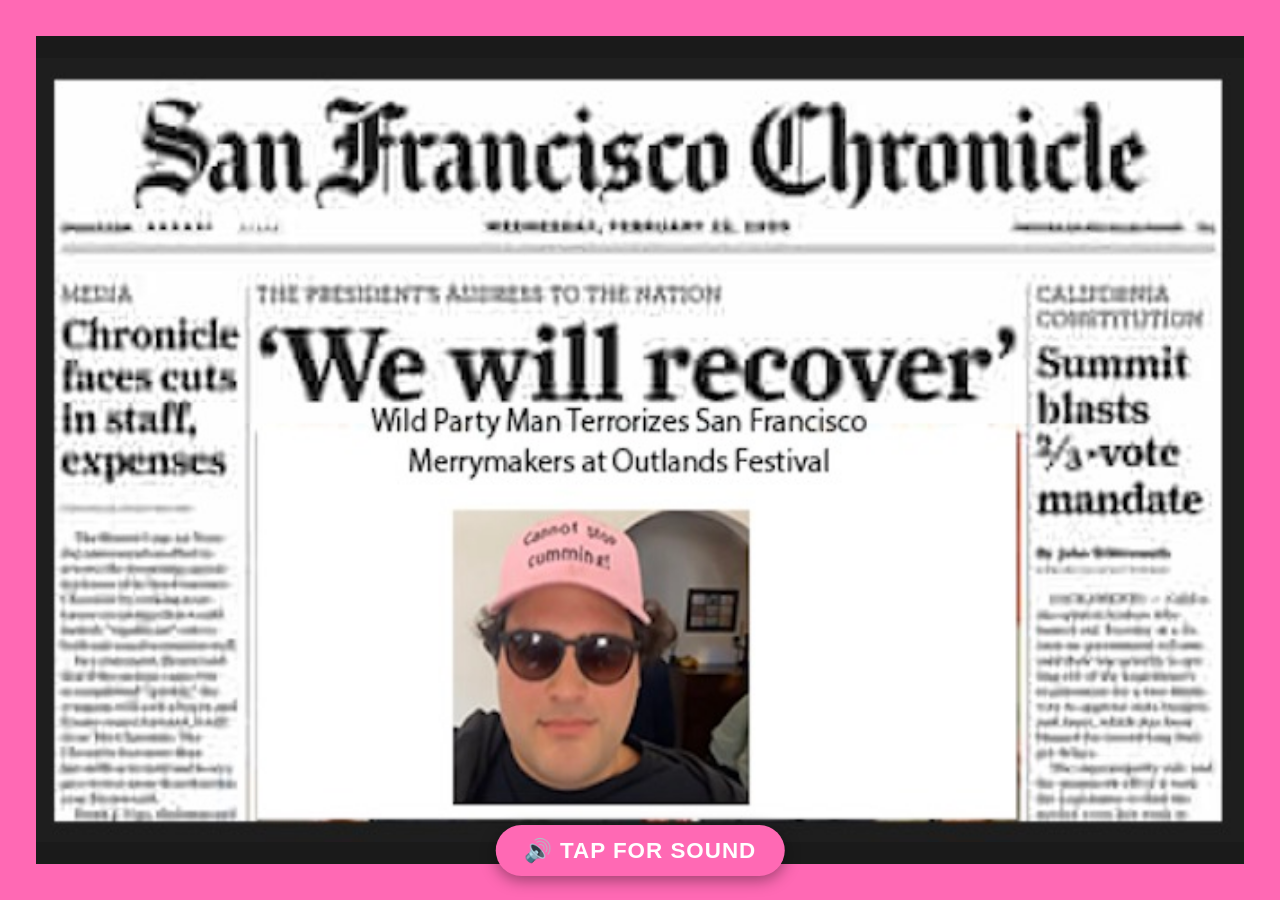
<file: fred.html>
<!DOCTYPE html>
<html lang="en">
<head>
  <meta charset="UTF-8">
  <meta name="viewport" content="width=device-width, initial-scale=1.0">
  <title>San Francisco Chronicle</title>
  <style>
    * { margin: 0; padding: 0; box-sizing: border-box; }

    html, body {
      width: 100%;
      height: 100%;
      background: #1a1a1a;
      display: flex;
      align-items: center;
      justify-content: center;
      overflow: hidden;
      border: 18px solid hotpink;
    }

    .page {
      position: relative;
      /* The Chronicle image is 672×412 — maintain that ratio */
      width: min(100vw, calc(100vh * 672 / 412));
      height: min(100vh, calc(100vw * 412 / 672));
    }

    .chronicle-img {
      width: 100%;
      height: 100%;
      display: block;
      object-fit: fill;
    }

    .unmute-btn {
      position: fixed;
      bottom: 24px;
      left: 50%;
      transform: translateX(-50%);
      background: hotpink;
      color: white;
      font-size: 1.4rem;
      font-weight: bold;
      padding: 12px 28px;
      border: none;
      border-radius: 40px;
      cursor: pointer;
      z-index: 10;
      box-shadow: 0 4px 16px rgba(0,0,0,0.4);
      letter-spacing: 1px;
    }
    .unmute-btn:hover { background: #ff69b4; }
    .unmute-btn.hidden { display: none; }

    /* Video overlaid exactly where Fred's photo is in the Chronicle */
    .fred-video {
      position: absolute;
      /* Tuned to the photo cutout in the 672×412 image */
      left: 34%;
      top: 57%;
      width: 25%;
      height: 44%;
      object-fit: cover;
      border: none;
      cursor: pointer;
    }
  </style>
</head>
<body>

  <div class="page">
    <img class="chronicle-img" src="assets/images/fred-chronicle.jpg" alt="San Francisco Chronicle">
    <video class="fred-video"
      src="assets/images/fred-video.mp4"
      loop
      muted
      playsinline
      id="fredVid">
    </video>
  </div>

  <audio src="assets/images/fred-audio.mp3" id="fredAudio"></audio>
  <button class="unmute-btn" id="unmuteBtn">🔊 TAP FOR SOUND</button>

  <script>
    const vid = document.getElementById('fredVid');
    const audio = document.getElementById('fredAudio');
    const btn = document.getElementById('unmuteBtn');

    vid.play();

    // Try to autoplay the MP3
    audio.play().then(() => {
      btn.classList.add('hidden');
    }).catch(() => {
      // Browser blocked it — wait for tap
    });

    btn.addEventListener('click', () => {
      audio.play();
      btn.classList.add('hidden');
    });

    vid.addEventListener('click', () => {
      audio.play();
      btn.classList.add('hidden');
    });
  </script>

</body>
</html>
</file>
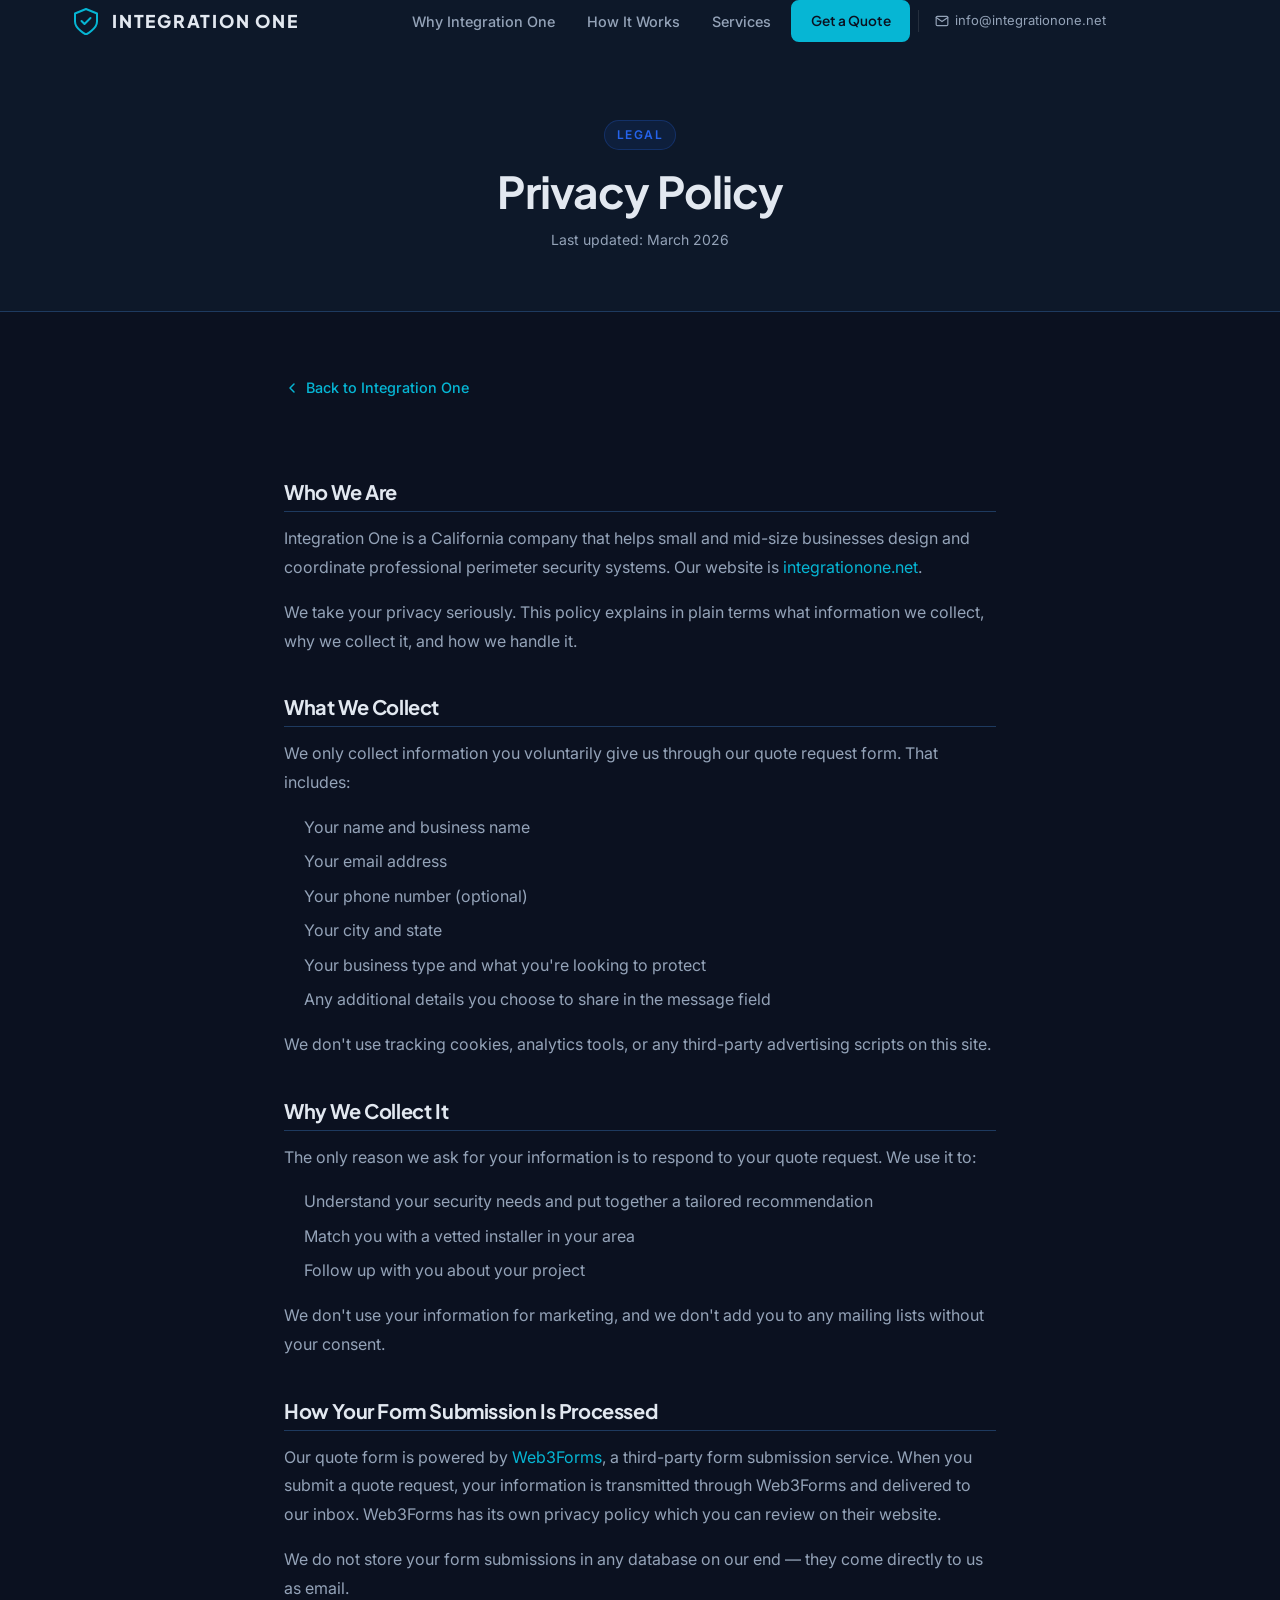
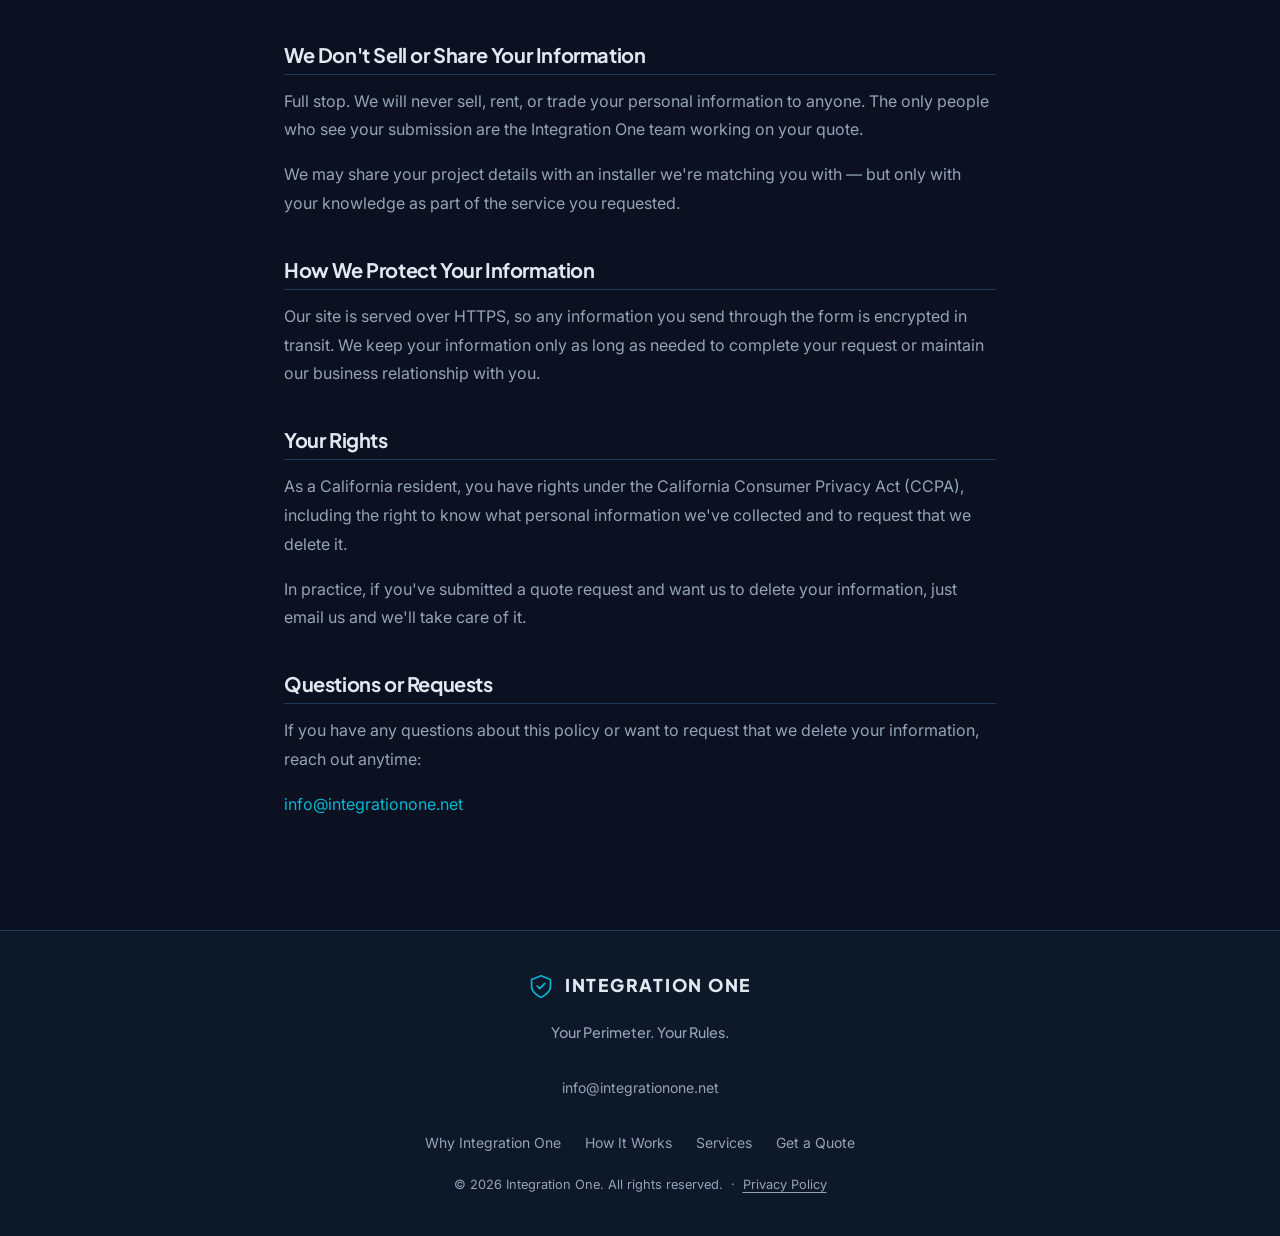
<file: privacy.html>
<!DOCTYPE html>
<html lang="en">
<head>
  <meta charset="UTF-8">
  <meta name="viewport" content="width=device-width, initial-scale=1.0">
  <meta name="description" content="Integration One Privacy Policy — how we collect, use, and protect your information.">
  <title>Privacy Policy — Integration One</title>
  <link rel="icon" type="image/svg+xml" href="assets/images/favicon.svg">
  <link rel="preconnect" href="https://fonts.googleapis.com">
  <link rel="preconnect" href="https://fonts.gstatic.com" crossorigin>
  <link href="https://fonts.googleapis.com/css2?family=Plus+Jakarta+Sans:wght@400;500;600;700;800&family=Inter:wght@400;500;600&display=swap" rel="stylesheet">
  <link rel="stylesheet" href="assets/css/style.css">
  <style>
    .policy-hero {
      padding: 120px 0 60px;
      background: var(--color-surface);
      border-bottom: 1px solid var(--color-border);
      text-align: center;
    }
    .policy-hero .section-label { margin-bottom: 1rem; }
    .policy-hero h1 {
      font-family: var(--font-heading);
      font-size: clamp(2rem, 4vw, 2.75rem);
      font-weight: 700;
      color: var(--color-text);
      margin-bottom: 0.75rem;
    }
    .policy-hero .updated {
      font-size: 0.875rem;
      color: var(--color-muted);
    }

    .policy-body {
      max-width: 760px;
      margin: 0 auto;
      padding: 64px 24px 96px;
    }
    .policy-body h2 {
      font-family: var(--font-heading);
      font-size: 1.25rem;
      font-weight: 700;
      color: var(--color-text);
      margin: 2.5rem 0 0.75rem;
      padding-bottom: 0.5rem;
      border-bottom: 1px solid var(--color-border);
    }
    .policy-body h2:first-child { margin-top: 0; }
    .policy-body p {
      color: var(--color-muted);
      margin-bottom: 1rem;
      line-height: 1.8;
    }
    .policy-body ul {
      color: var(--color-muted);
      margin: 0 0 1rem 1.25rem;
      line-height: 1.8;
    }
    .policy-body ul li { margin-bottom: 0.35rem; }
    .policy-body a {
      color: var(--color-cyan);
      text-decoration: none;
    }
    .policy-body a:hover { text-decoration: underline; }
    .policy-back {
      display: inline-flex;
      align-items: center;
      gap: 0.4rem;
      color: var(--color-cyan);
      text-decoration: none;
      font-size: 0.9rem;
      font-weight: 500;
      margin-bottom: 2.5rem;
    }
    .policy-back:hover { text-decoration: underline; }
  </style>
</head>
<body>

  <!-- ===================== NAVIGATION ===================== -->
  <header class="site-header" id="site-header">
    <nav class="nav container" role="navigation" aria-label="Main navigation">
      <a href="index.html" class="nav-logo" aria-label="Integration One — home">
        <svg class="logo-icon" width="28" height="28" viewBox="0 0 28 28" fill="none" xmlns="http://www.w3.org/2000/svg" aria-hidden="true">
          <path d="M14 2L3 6.5v8c0 7.5 11 13 11 13s11-5.5 11-13v-8L14 2z" stroke="#06B6D4" stroke-width="2" stroke-linejoin="round"/>
          <path d="M9.5 14l3 3 6-6" stroke="#06B6D4" stroke-width="2" stroke-linecap="round" stroke-linejoin="round"/>
        </svg>
        <span class="logo-text">INTEGRATION ONE</span>
      </a>

      <button class="nav-toggle" id="nav-toggle" aria-label="Open navigation menu" aria-expanded="false" aria-controls="nav-links">
        <span></span>
        <span></span>
        <span></span>
      </button>

      <ul class="nav-links" id="nav-links" role="list">
        <li><a href="index.html#why" class="nav-link">Why Integration One</a></li>
        <li><a href="index.html#how-it-works" class="nav-link">How It Works</a></li>
        <li><a href="index.html#services" class="nav-link">Services</a></li>
        <li><a href="index.html#quote" class="nav-cta btn btn-primary btn--sm">Get a Quote</a></li>
        <li class="nav-contact">
          <a href="mailto:info@integrationone.net" class="nav-contact-link">
            <svg width="14" height="14" viewBox="0 0 24 24" fill="none" stroke="currentColor" stroke-width="2" stroke-linecap="round" stroke-linejoin="round" aria-hidden="true"><path d="M4 4h16c1.1 0 2 .9 2 2v12c0 1.1-.9 2-2 2H4c-1.1 0-2-.9-2-2V6c0-1.1.9-2 2-2z"/><polyline points="22,6 12,13 2,6"/></svg>
            info@integrationone.net
          </a>
        </li>
      </ul>
    </nav>
  </header>

  <main>

    <div class="policy-hero">
      <div class="container">
        <div class="section-label">Legal</div>
        <h1>Privacy Policy</h1>
        <p class="updated">Last updated: March 2026</p>
      </div>
    </div>

    <div class="policy-body">

      <a href="index.html" class="policy-back">
        <svg width="16" height="16" viewBox="0 0 16 16" fill="none" aria-hidden="true">
          <path d="M10 12L6 8l4-4" stroke="currentColor" stroke-width="1.5" stroke-linecap="round" stroke-linejoin="round"/>
        </svg>
        Back to Integration One
      </a>

      <h2>Who We Are</h2>
      <p>Integration One is a California company that helps small and mid-size businesses design and coordinate professional perimeter security systems. Our website is <a href="https://www.integrationone.net">integrationone.net</a>.</p>
      <p>We take your privacy seriously. This policy explains in plain terms what information we collect, why we collect it, and how we handle it.</p>

      <h2>What We Collect</h2>
      <p>We only collect information you voluntarily give us through our quote request form. That includes:</p>
      <ul>
        <li>Your name and business name</li>
        <li>Your email address</li>
        <li>Your phone number (optional)</li>
        <li>Your city and state</li>
        <li>Your business type and what you're looking to protect</li>
        <li>Any additional details you choose to share in the message field</li>
      </ul>
      <p>We don't use tracking cookies, analytics tools, or any third-party advertising scripts on this site.</p>

      <h2>Why We Collect It</h2>
      <p>The only reason we ask for your information is to respond to your quote request. We use it to:</p>
      <ul>
        <li>Understand your security needs and put together a tailored recommendation</li>
        <li>Match you with a vetted installer in your area</li>
        <li>Follow up with you about your project</li>
      </ul>
      <p>We don't use your information for marketing, and we don't add you to any mailing lists without your consent.</p>

      <h2>How Your Form Submission Is Processed</h2>
      <p>Our quote form is powered by <a href="https://web3forms.com" target="_blank" rel="noopener">Web3Forms</a>, a third-party form submission service. When you submit a quote request, your information is transmitted through Web3Forms and delivered to our inbox. Web3Forms has its own privacy policy which you can review on their website.</p>
      <p>We do not store your form submissions in any database on our end — they come directly to us as email.</p>

      <h2>We Don't Sell or Share Your Information</h2>
      <p>Full stop. We will never sell, rent, or trade your personal information to anyone. The only people who see your submission are the Integration One team working on your quote.</p>
      <p>We may share your project details with an installer we're matching you with — but only with your knowledge as part of the service you requested.</p>

      <h2>How We Protect Your Information</h2>
      <p>Our site is served over HTTPS, so any information you send through the form is encrypted in transit. We keep your information only as long as needed to complete your request or maintain our business relationship with you.</p>

      <h2>Your Rights</h2>
      <p>As a California resident, you have rights under the California Consumer Privacy Act (CCPA), including the right to know what personal information we've collected and to request that we delete it.</p>
      <p>In practice, if you've submitted a quote request and want us to delete your information, just email us and we'll take care of it.</p>

      <h2>Questions or Requests</h2>
      <p>If you have any questions about this policy or want to request that we delete your information, reach out anytime:</p>
      <p><a href="mailto:info@integrationone.net">info@integrationone.net</a></p>

    </div>

  </main>

  <!-- ===================== FOOTER ===================== -->
  <footer class="site-footer">
    <div class="container footer-inner">
      <a href="index.html" class="nav-logo footer-logo" aria-label="Integration One — back to top">
        <svg class="logo-icon" width="24" height="24" viewBox="0 0 28 28" fill="none" xmlns="http://www.w3.org/2000/svg" aria-hidden="true">
          <path d="M14 2L3 6.5v8c0 7.5 11 13 11 13s11-5.5 11-13v-8L14 2z" stroke="#06B6D4" stroke-width="2" stroke-linejoin="round"/>
          <path d="M9.5 14l3 3 6-6" stroke="#06B6D4" stroke-width="2" stroke-linecap="round" stroke-linejoin="round"/>
        </svg>
        <span class="logo-text">INTEGRATION ONE</span>
      </a>

      <p class="footer-tagline">Your Perimeter. Your Rules.</p>

      <div class="footer-contact">
        <a href="mailto:info@integrationone.net" class="footer-contact-link">info@integrationone.net</a>
      </div>

      <nav class="footer-nav" aria-label="Footer navigation">
        <a href="index.html#why">Why Integration One</a>
        <a href="index.html#how-it-works">How It Works</a>
        <a href="index.html#services">Services</a>
        <a href="index.html#quote">Get a Quote</a>
      </nav>

      <p class="footer-copy">
        &copy; 2026 Integration One. All rights reserved.
        &nbsp;&middot;&nbsp;
        <a href="privacy.html" class="footer-link">Privacy Policy</a>
      </p>
    </div>
  </footer>

  <script src="assets/js/script.js"></script>
</body>
</html>
</file>
<file: assets/css/style.css>
/* ============================================================
   SPIRITEL — style.css
   Dark navy + Electric Blue + Cyan | Mobile-first
   ============================================================ */

/* ── 1. CUSTOM PROPERTIES ─────────────────────────────────── */
:root {
  /* Colors */
  --color-bg:          #0B1120;
  --color-surface:     #0D1829;
  --color-surface-2:   #111F35;
  --color-border:      #1E3A5F;
  --color-blue:        #2563EB;
  --color-blue-hover:  #1D4ED8;
  --color-cyan:        #06B6D4;
  --color-cyan-hover:  #0891B2;
  --color-text:        #E2E8F0;
  --color-muted:       #94A3B8;
  --color-light-bg:    #F8FAFC;
  --color-light-text:  #1E293B;
  --color-light-muted: #475569;
  --color-light-border:#CBD5E1;

  /* Typography */
  --font-heading: 'Plus Jakarta Sans', system-ui, sans-serif;
  --font-body:    'Inter', system-ui, sans-serif;

  /* Spacing scale */
  --space-1:  0.25rem;
  --space-2:  0.5rem;
  --space-3:  0.75rem;
  --space-4:  1rem;
  --space-5:  1.25rem;
  --space-6:  1.5rem;
  --space-8:  2rem;
  --space-10: 2.5rem;
  --space-12: 3rem;
  --space-16: 4rem;
  --space-20: 5rem;
  --space-24: 6rem;

  /* Layout */
  --container-max: 1200px;
  --container-pad: var(--space-6);
  --radius:        0.5rem;
  --radius-lg:     1rem;

  /* Transitions */
  --transition: 0.2s ease;
  --transition-md: 0.35s ease;

  /* Nav height (for scroll offset) */
  --nav-h: 200px;
}

/* ── 2. RESET & BASE ──────────────────────────────────────── */
*, *::before, *::after {
  box-sizing: border-box;
  margin: 0;
  padding: 0;
}

html {
  scroll-behavior: smooth;
  scroll-padding-top: var(--nav-h);
  -webkit-text-size-adjust: 100%;
}

body {
  font-family: var(--font-body);
  font-size: 1rem;
  line-height: 1.65;
  color: var(--color-text);
  background-color: var(--color-bg);
  -webkit-font-smoothing: antialiased;
  -moz-osx-font-smoothing: grayscale;
}

img, svg { display: block; max-width: 100%; }
button, input, select, textarea { font: inherit; }
a { color: inherit; text-decoration: none; }
ul, ol { list-style: none; }

abbr { text-decoration: none; }

.sr-only {
  position: absolute;
  width: 1px; height: 1px;
  padding: 0; margin: -1px;
  overflow: hidden;
  clip: rect(0,0,0,0);
  border: 0;
}

/* ── 3. LAYOUT UTILITIES ──────────────────────────────────── */
.container {
  width: 100%;
  max-width: var(--container-max);
  margin-inline: auto;
  padding-inline: var(--container-pad);
}

.section--light { background-color: var(--color-light-bg); color: var(--color-light-text); }
.section--dark  { background-color: var(--color-bg); color: var(--color-text); }

.br-lg { display: none; }

/* ── 4. TYPOGRAPHY ────────────────────────────────────────── */
h1, h2, h3, h4 {
  font-family: var(--font-heading);
  line-height: 1.15;
  letter-spacing: -0.02em;
}

h1 { font-size: clamp(2.2rem, 5vw, 3.5rem); font-weight: 800; }
h2 { font-size: clamp(1.7rem, 3.5vw, 2.5rem); font-weight: 700; }
h3 { font-size: 1.1rem; font-weight: 700; }

.section-header {
  text-align: center;
  max-width: 680px;
  margin-inline: auto;
  margin-bottom: var(--space-12);
}

.section-header--light h2 { color: var(--color-text); }
.section-header--light .section-sub { color: var(--color-muted); }

.section-label {
  display: inline-block;
  font-size: 0.75rem;
  font-weight: 600;
  letter-spacing: 0.12em;
  text-transform: uppercase;
  color: var(--color-blue);
  background: rgba(37, 99, 235, 0.1);
  border: 1px solid rgba(37, 99, 235, 0.25);
  padding: var(--space-1) var(--space-3);
  border-radius: 999px;
  margin-bottom: var(--space-4);
}

.section-label--cyan {
  color: var(--color-cyan);
  background: rgba(6, 182, 212, 0.1);
  border-color: rgba(6, 182, 212, 0.25);
}

.section-sub {
  margin-top: var(--space-4);
  color: var(--color-light-muted);
  font-size: 1.05rem;
  line-height: 1.7;
}

/* ── 5. BUTTONS ───────────────────────────────────────────── */
.btn {
  display: inline-flex;
  align-items: center;
  gap: var(--space-2);
  font-family: var(--font-heading);
  font-weight: 600;
  font-size: 0.95rem;
  padding: 0.7rem 1.5rem;
  border-radius: var(--radius);
  border: 2px solid transparent;
  cursor: pointer;
  transition: background var(--transition), border-color var(--transition), color var(--transition), box-shadow var(--transition), transform var(--transition);
  white-space: nowrap;
  text-decoration: none;
}

.btn:focus-visible {
  outline: 3px solid var(--color-cyan);
  outline-offset: 3px;
}

.btn:active { transform: translateY(1px); }

.btn-primary {
  background: var(--color-cyan);
  color: #0B1120;
  border-color: var(--color-cyan);
}
.btn-primary:hover {
  background: var(--color-cyan-hover);
  border-color: var(--color-cyan-hover);
  box-shadow: 0 0 20px rgba(6, 182, 212, 0.35);
}

.btn-ghost {
  background: transparent;
  color: var(--color-text);
  border-color: rgba(255,255,255,0.2);
}
.btn-ghost:hover {
  border-color: rgba(255,255,255,0.5);
  background: rgba(255,255,255,0.05);
}

.btn--sm {
  font-size: 0.85rem;
  padding: 0.5rem 1.1rem;
}

.btn--full { width: 100%; justify-content: center; }

/* ── 6. CARDS ─────────────────────────────────────────────── */
.cards-grid {
  display: grid;
  gap: var(--space-6);
}

.cameras-grid {
  display: grid;
  grid-template-columns: repeat(2, 1fr);
  gap: var(--space-4);
  margin-bottom: var(--space-12);
}

.camera-card {
  border-radius: var(--radius-lg);
  overflow: hidden;
  border: 1px solid var(--color-light-border);
  aspect-ratio: 4/3;
}

.camera-card img {
  width: 100%;
  height: 100%;
  object-fit: cover;
  display: block;
}

@media (min-width: 900px) {
  .cameras-grid { grid-template-columns: repeat(4, 1fr); }
}

.cards-grid--4 { grid-template-columns: 1fr; }
.cards-grid--3 { grid-template-columns: 1fr; }

.card {
  background: #fff;
  border: 1px solid var(--color-light-border);
  border-radius: var(--radius-lg);
  padding: var(--space-8);
  transition: box-shadow var(--transition-md), transform var(--transition-md), border-color var(--transition-md);
}

.card:hover {
  box-shadow: 0 8px 30px rgba(37, 99, 235, 0.1);
  transform: translateY(-3px);
  border-color: rgba(37, 99, 235, 0.25);
}

.card-icon {
  width: 52px;
  height: 52px;
  display: flex;
  align-items: center;
  justify-content: center;
  background: rgba(37, 99, 235, 0.08);
  border: 1px solid rgba(37, 99, 235, 0.15);
  border-radius: var(--radius);
  margin-bottom: var(--space-5);
}

.card h3 {
  color: var(--color-light-text);
  margin-bottom: var(--space-3);
  font-size: 1.05rem;
}

.card p {
  color: var(--color-light-muted);
  font-size: 0.95rem;
  line-height: 1.65;
}

/* ── 7. NAVIGATION ────────────────────────────────────────── */
.site-header {
  position: fixed;
  top: 0;
  left: 0;
  right: 0;
  z-index: 900;
  display: flex;
  flex-direction: column;
  transition: background var(--transition-md), box-shadow var(--transition-md), backdrop-filter var(--transition-md);
}

.site-header.scrolled {
  background: rgba(11, 17, 32, 0.9);
  backdrop-filter: blur(12px);
  -webkit-backdrop-filter: blur(12px);
  box-shadow: 0 1px 0 rgba(255,255,255,0.06), 0 4px 20px rgba(0,0,0,0.3);
}

.nav-top {
  display: flex;
  align-items: center;
  padding-top: 8px;
  padding-bottom: 4px;
}

.nav {
  display: flex;
  align-items: center;
  justify-content: flex-start;
  padding-bottom: 8px;
}

.nav-logo {
  display: flex;
  flex-direction: row;
  align-items: center;
  gap: var(--space-3);
  text-decoration: none;
  flex-shrink: 0;
}

.logo-text {
  font-family: var(--font-heading);
  font-weight: 800;
  font-size: 1.1rem;
  letter-spacing: 0.1em;
  color: var(--color-text);
}

.nav-links {
  display: flex;
  align-items: center;
  gap: var(--space-2);
  margin: 0 auto;
}

.nav-link {
  font-size: 0.9rem;
  font-weight: 500;
  color: var(--color-muted);
  padding: var(--space-2) var(--space-3);
  border-radius: var(--radius);
  transition: color var(--transition), background var(--transition);
  white-space: nowrap;
}

.nav-link:hover {
  color: var(--color-text);
  background: rgba(255,255,255,0.06);
}

/* Mobile nav toggle */
.nav-toggle {
  display: none;
  flex-direction: column;
  justify-content: center;
  gap: 5px;
  width: 40px;
  height: 40px;
  padding: var(--space-2);
  background: transparent;
  border: 1px solid rgba(255,255,255,0.12);
  border-radius: var(--radius);
  cursor: pointer;
  transition: border-color var(--transition), background var(--transition);
  z-index: 10;
}

.nav-toggle:hover { border-color: rgba(255,255,255,0.3); background: rgba(255,255,255,0.06); }
.nav-toggle:focus-visible { outline: 3px solid var(--color-cyan); outline-offset: 3px; }

.nav-toggle span {
  display: block;
  height: 2px;
  background: var(--color-text);
  border-radius: 2px;
  transition: transform var(--transition-md), opacity var(--transition), width var(--transition-md);
  transform-origin: center;
}

.nav-toggle.is-open span:nth-child(1) { transform: translateY(7px) rotate(45deg); }
.nav-toggle.is-open span:nth-child(2) { opacity: 0; transform: scaleX(0); }
.nav-toggle.is-open span:nth-child(3) { transform: translateY(-7px) rotate(-45deg); }

/* ── 8. HERO ──────────────────────────────────────────────── */
.hero {
  position: relative;
  min-height: 100svh;
  display: flex;
  align-items: center;
  padding-top: var(--nav-h);
  overflow: hidden;
}

.hero-bg {
  position: absolute;
  inset: 0;
  background:
    radial-gradient(ellipse at 65% 25%, rgba(37, 99, 235, 0.18) 0%, transparent 55%),
    radial-gradient(ellipse at 25% 75%, rgba(6, 182, 212, 0.09) 0%, transparent 50%),
    linear-gradient(165deg, #0F1F3D 0%, #0B1120 55%, #09111E 100%);
  z-index: 0;
}

.hero-container {
  position: relative;
  z-index: 1;
  display: flex;
  flex-direction: column;
  gap: var(--space-12);
  padding-block: var(--space-16) var(--space-20);
}

.hero-badge {
  display: inline-block;
  font-size: 0.75rem;
  font-weight: 600;
  letter-spacing: 0.1em;
  text-transform: uppercase;
  color: var(--color-cyan);
  background: rgba(6, 182, 212, 0.1);
  border: 1px solid rgba(6, 182, 212, 0.3);
  padding: 0.3rem 0.85rem;
  border-radius: 999px;
  margin-bottom: var(--space-5);
}

.hero-headline {
  margin-bottom: var(--space-5);
  background: linear-gradient(135deg, #ffffff 0%, #CBD5E1 100%);
  -webkit-background-clip: text;
  -webkit-text-fill-color: transparent;
  background-clip: text;
}

.hero-sub {
  font-size: 1.1rem;
  color: var(--color-muted);
  line-height: 1.7;
  max-width: 520px;
  margin-bottom: var(--space-8);
}

.hero-ctas {
  display: flex;
  flex-wrap: wrap;
  gap: var(--space-3);
  margin-bottom: var(--space-8);
}

.hero-trust {
  display: flex;
  flex-direction: column;
  gap: var(--space-3);
}

.hero-trust li {
  display: flex;
  align-items: center;
  gap: var(--space-2);
  font-size: 0.9rem;
  color: var(--color-muted);
}

.hero-trust svg { flex-shrink: 0; }

.hero-visual {
  display: flex;
  flex-direction: column;
  justify-content: center;
  align-items: center;
  gap: 24px;
}

.perimeter-svg {
  width: 100%;
  max-width: 420px;
  filter: drop-shadow(0 0 40px rgba(37, 99, 235, 0.15));
}

/* Scroll hint */
.hero-scroll-hint {
  position: absolute;
  bottom: var(--space-8);
  left: 50%;
  transform: translateX(-50%);
  opacity: 0.5;
  transition: opacity var(--transition);
  z-index: 1;
}
.hero-scroll-hint:hover { opacity: 0.9; }
.hero-scroll-hint:focus-visible { outline: 3px solid var(--color-cyan); outline-offset: 4px; border-radius: 20px; }

.scroll-dot {
  animation: scroll-bob 1.8s ease-in-out infinite;
}

@keyframes scroll-bob {
  0%, 100% { transform: translateY(0); }
  50%       { transform: translateY(10px); }
}

/* ── 9. WHY SPIRITEL ──────────────────────────────────────── */
.why-section {
  padding-block: var(--space-20) var(--space-24);
}

/* ── 10. HOW IT WORKS ─────────────────────────────────────── */
.steps-section {
  padding-block: var(--space-20) var(--space-24);
  background: var(--color-surface);
  position: relative;
}

.steps-section::before,
.steps-section::after {
  content: '';
  display: block;
  position: absolute;
  left: 0; right: 0;
  height: 1px;
  background: var(--color-border);
}
.steps-section::before { top: 0; }
.steps-section::after  { bottom: 0; }

.steps {
  display: flex;
  flex-direction: column;
  gap: 0;
}

.step {
  display: flex;
  align-items: flex-start;
  gap: var(--space-6);
  padding: var(--space-8) 0;
}

.step-number {
  font-family: var(--font-heading);
  font-size: 2.5rem;
  font-weight: 800;
  color: transparent;
  -webkit-text-stroke: 2px var(--color-border);
  line-height: 1;
  flex-shrink: 0;
  width: 64px;
  text-align: center;
  transition: -webkit-text-stroke-color var(--transition-md), color var(--transition-md);
}

.step:hover .step-number {
  color: var(--color-cyan);
  -webkit-text-stroke-color: var(--color-cyan);
}

.step-content h3 {
  color: var(--color-text);
  margin-bottom: var(--space-2);
  font-size: 1.15rem;
}

.step-content p {
  color: var(--color-muted);
  font-size: 0.95rem;
  line-height: 1.7;
  max-width: 480px;
}

.step-connector {
  width: 2px;
  height: var(--space-6);
  background: linear-gradient(to bottom, var(--color-border), transparent);
  margin-left: 31px;
  flex-shrink: 0;
}

/* ── 11. SERVICES ─────────────────────────────────────────── */
.services-section {
  padding-block: var(--space-20) var(--space-24);
}

/* ── 12. TRUST BAR ────────────────────────────────────────── */
.trust-section {
  padding-block: var(--space-16);
  background: var(--color-surface-2);
  border-top: 1px solid var(--color-border);
  border-bottom: 1px solid var(--color-border);
}

.trust-grid {
  display: grid;
  grid-template-columns: 1fr;
  gap: var(--space-8);
  text-align: center;
}

.trust-stat {
  display: flex;
  flex-direction: column;
  gap: var(--space-2);
}

.trust-number {
  font-family: var(--font-heading);
  font-size: clamp(1.8rem, 4vw, 2.8rem);
  font-weight: 800;
  color: var(--color-text);
  line-height: 1;
}

.trust-plus {
  color: var(--color-cyan);
  font-size: 0.7em;
  vertical-align: super;
}

.trust-label {
  font-size: 0.85rem;
  color: var(--color-muted);
  font-weight: 500;
  text-transform: uppercase;
  letter-spacing: 0.08em;
}

.trust-divider {
  display: none;
}

/* ── 13. QUOTE FORM ───────────────────────────────────────── */
.quote-section {
  padding-block: var(--space-20) var(--space-24);
  background: var(--color-bg);
}

.quote-grid {
  display: grid;
  gap: var(--space-12);
}

.quote-copy h2 {
  color: var(--color-text);
  margin-bottom: var(--space-4);
}

.quote-copy p {
  color: var(--color-muted);
  font-size: 1rem;
  line-height: 1.7;
  margin-bottom: var(--space-6);
}

.quote-benefits {
  display: flex;
  flex-direction: column;
  gap: var(--space-3);
}

.quote-benefits li {
  display: flex;
  align-items: center;
  gap: var(--space-3);
  font-size: 0.95rem;
  color: var(--color-muted);
}

.quote-benefits svg { flex-shrink: 0; }

/* Form container */
.quote-form-wrap {
  background: var(--color-surface);
  border: 1px solid var(--color-border);
  border-radius: var(--radius-lg);
  padding: var(--space-8);
}

/* Form elements */
.form-row {
  display: grid;
  grid-template-columns: 1fr;
  gap: var(--space-4);
  margin-bottom: var(--space-4);
}

.form-group {
  display: flex;
  flex-direction: column;
  gap: var(--space-2);
}

.form-group--full { margin-bottom: var(--space-4); }

label {
  font-size: 0.85rem;
  font-weight: 600;
  color: var(--color-text);
}

.label-optional {
  font-weight: 400;
  color: var(--color-muted);
}

abbr { color: var(--color-cyan); }

fieldset {
  border: none;
  padding: 0;
}

legend {
  font-size: 0.85rem;
  font-weight: 600;
  color: var(--color-text);
  margin-bottom: var(--space-3);
  float: left;
  width: 100%;
}

input[type="text"],
input[type="email"],
input[type="tel"],
select,
textarea {
  background: var(--color-bg);
  border: 1px solid var(--color-border);
  border-radius: var(--radius);
  color: var(--color-text);
  padding: 0.65rem 0.9rem;
  font-size: 0.95rem;
  width: 100%;
  transition: border-color var(--transition), box-shadow var(--transition);
  -webkit-appearance: none;
  appearance: none;
}

input::placeholder, textarea::placeholder { color: #4A5568; }

input:focus, select:focus, textarea:focus {
  outline: none;
  border-color: var(--color-cyan);
  box-shadow: 0 0 0 3px rgba(6, 182, 212, 0.15);
}

input.is-error, select.is-error, textarea.is-error {
  border-color: #EF4444;
  box-shadow: 0 0 0 3px rgba(239, 68, 68, 0.15);
}

select {
  background-image: url("data:image/svg+xml,%3Csvg xmlns='http://www.w3.org/2000/svg' width='12' height='8' fill='none'%3E%3Cpath d='M1 1l5 5 5-5' stroke='%2394A3B8' stroke-width='1.5' stroke-linecap='round' stroke-linejoin='round'/%3E%3C/svg%3E");
  background-repeat: no-repeat;
  background-position: right 0.9rem center;
  padding-right: 2.5rem;
  cursor: pointer;
}

select option { background: var(--color-surface); }

textarea { resize: vertical; min-height: 90px; }

/* Checkboxes */
.checkbox-grid {
  display: grid;
  grid-template-columns: 1fr 1fr;
  gap: var(--space-2) var(--space-4);
  clear: both;
}

.checkbox-label {
  display: flex;
  align-items: center;
  gap: var(--space-2);
  font-size: 0.9rem;
  color: var(--color-muted);
  cursor: pointer;
  padding: 0.3rem 0;
  transition: color var(--transition);
}

.checkbox-label:hover { color: var(--color-text); }

.checkbox-label input[type="checkbox"] {
  width: 16px;
  height: 16px;
  min-width: 16px;
  padding: 0;
  accent-color: var(--color-cyan);
  cursor: pointer;
  border-radius: 3px;
  border: 1px solid var(--color-border);
  background: var(--color-bg);
}

/* Field error */
.field-error {
  font-size: 0.8rem;
  color: #EF4444;
  min-height: 1.1em;
}

/* Form submit */
.quote-form .btn-primary {
  margin-top: var(--space-2);
  font-size: 1rem;
  padding: 0.85rem 1.5rem;
}

.form-note {
  text-align: center;
  font-size: 0.8rem;
  color: var(--color-muted);
  margin-top: var(--space-3);
}

/* Success state */
.form-success {
  text-align: center;
  padding: var(--space-12) var(--space-8);
  display: flex;
  flex-direction: column;
  align-items: center;
  gap: var(--space-4);
}

.form-success[hidden] { display: none; }

.form-success h3 {
  color: var(--color-text);
  font-size: 1.4rem;
}

.form-success p {
  color: var(--color-muted);
  font-size: 0.95rem;
  max-width: 320px;
}

/* ── 14. FOOTER ───────────────────────────────────────────── */
.site-footer {
  background: var(--color-surface);
  border-top: 1px solid var(--color-border);
  padding-block: var(--space-10);
}

.footer-inner {
  display: flex;
  flex-direction: column;
  align-items: center;
  gap: var(--space-5);
  text-align: center;
}

.footer-tagline {
  font-family: var(--font-heading);
  font-size: 0.9rem;
  color: var(--color-muted);
  font-weight: 500;
}

.footer-nav {
  display: flex;
  flex-wrap: wrap;
  justify-content: center;
  gap: var(--space-2) var(--space-6);
}

.footer-nav a {
  font-size: 0.875rem;
  color: var(--color-muted);
  transition: color var(--transition);
}

.footer-nav a:hover { color: var(--color-text); }

.footer-copy {
  font-size: 0.8rem;
  color: var(--color-muted);
}

.footer-link {
  color: inherit;
  text-decoration: underline;
  text-underline-offset: 3px;
  transition: color var(--transition);
}
.footer-link:hover { color: var(--color-text); }

/* ── 15. SCROLL REVEAL ANIMATION ─────────────────────────── */
.reveal,
.reveal-hero,
.reveal-hero--delayed {
  opacity: 0;
  transform: translateY(24px);
  transition: opacity 0.65s ease, transform 0.65s ease;
}

.reveal-hero--delayed {
  transition-delay: 0.18s;
}

.reveal.is-visible,
.reveal-hero.is-visible,
.reveal-hero--delayed.is-visible {
  opacity: 1;
  transform: translateY(0);
}

/* Stagger child cards */
.cards-grid .card:nth-child(2) { transition-delay: 0.08s; }
.cards-grid .card:nth-child(3) { transition-delay: 0.16s; }
.cards-grid .card:nth-child(4) { transition-delay: 0.24s; }
.cards-grid .card:nth-child(5) { transition-delay: 0.32s; }
.cards-grid .card:nth-child(6) { transition-delay: 0.40s; }

.steps .step:nth-child(3) { transition-delay: 0.08s; }
.steps .step:nth-child(5) { transition-delay: 0.16s; }
.steps .step:nth-child(7) { transition-delay: 0.24s; }

.trust-grid .trust-stat:nth-child(3) { transition-delay: 0.08s; }
.trust-grid .trust-stat:nth-child(5) { transition-delay: 0.16s; }
.trust-grid .trust-stat:nth-child(7) { transition-delay: 0.24s; }

/* ── 16. FOCUS & ACCESSIBILITY ────────────────────────────── */
:focus-visible {
  outline: 3px solid var(--color-cyan);
  outline-offset: 3px;
}

@media (prefers-reduced-motion: reduce) {
  *, *::before, *::after {
    animation-duration: 0.01ms !important;
    transition-duration: 0.01ms !important;
  }
  .scroll-dot { animation: none; }
  .reveal, .reveal-hero, .reveal-hero--delayed {
    opacity: 1;
    transform: none;
    transition: none;
  }
}

/* ── 17. RESPONSIVE — TABLET (≥ 640px) ───────────────────── */
@media (min-width: 640px) {
  .cards-grid--4 { grid-template-columns: 1fr 1fr; }
  .cards-grid--3 { grid-template-columns: 1fr 1fr; }

  .form-row { grid-template-columns: 1fr 1fr; }

  .trust-grid {
    grid-template-columns: 1fr 1px 1fr 1px 1fr 1px 1fr;
    align-items: center;
    gap: 0;
  }

  .trust-stat { padding-inline: var(--space-6); }

  .trust-divider {
    display: block;
    height: 48px;
    width: 1px;
    background: var(--color-border);
  }
}

/* ── 18. RESPONSIVE — DESKTOP (≥ 900px) ──────────────────── */
@media (min-width: 900px) {
  :root {
    --container-pad: var(--space-8);
  }

  .br-lg { display: block; }

  /* Nav */
  .nav-toggle { display: none; }
  .nav-links {
    display: flex !important; /* override mobile hidden state */
    flex-direction: row;
    position: static;
    background: none;
    border: none;
    padding: 0;
    box-shadow: none;
    gap: var(--space-2);
  }

  /* Hero */
  .hero-container {
    flex-direction: row;
    align-items: center;
    gap: var(--space-16);
    padding-block: var(--space-20);
  }

  .hero-content { flex: 1; max-width: 560px; }
  .hero-visual  { flex: 1; }

  .hero-sub { max-width: 100%; }

  .hero-trust { flex-direction: row; flex-wrap: wrap; gap: var(--space-5); }

  /* Why */
  .cards-grid--4 { grid-template-columns: repeat(4, 1fr); }

  /* Steps */
  .steps {
    flex-direction: row;
    align-items: flex-start;
    gap: 0;
  }

  .step {
    flex: 1;
    flex-direction: column;
    align-items: center;
    text-align: center;
    padding: 0 var(--space-4);
  }

  .step-number { font-size: 3rem; width: auto; }

  .step-content p { max-width: 100%; }

  .step-connector {
    width: auto;
    flex: 0.4;
    height: 2px;
    margin: 0;
    margin-top: calc(3rem / 2); /* align with center of step-number */
    background: linear-gradient(to right, var(--color-border), transparent, var(--color-border));
  }

  /* Services */
  .cards-grid--3 { grid-template-columns: repeat(3, 1fr); }

  /* Quote form */
  .quote-grid {
    grid-template-columns: 1fr 1.3fr;
    gap: var(--space-16);
    align-items: start;
  }

  .quote-copy { position: sticky; top: calc(var(--nav-h) + var(--space-8)); }
}

/* ── 19. MOBILE NAV OPEN STATE ────────────────────────────── */
@media (max-width: 899px) {
  .nav-toggle { display: flex; }

  .nav-links {
    position: fixed;
    top: var(--nav-h);
    left: 0;
    right: 0;
    background: rgba(11, 17, 32, 0.97);
    backdrop-filter: blur(16px);
    -webkit-backdrop-filter: blur(16px);
    border-bottom: 1px solid var(--color-border);
    flex-direction: column;
    align-items: stretch;
    padding: var(--space-4) var(--space-6) var(--space-6);
    gap: var(--space-2);
    display: none;
    box-shadow: 0 12px 40px rgba(0,0,0,0.4);
  }

  .nav-links.is-open { display: flex; }

  .nav-link {
    padding: var(--space-3) var(--space-4);
    font-size: 1rem;
  }

  .nav-cta {
    margin-top: var(--space-2);
    text-align: center;
    justify-content: center;
  }

  .nav-contact {
    flex-direction: column;
    align-items: flex-start;
    border-left: none;
    border-top: 1px solid rgba(255,255,255,0.1);
    margin-left: 0;
    padding-left: var(--space-4);
    padding-top: var(--space-3);
    margin-top: var(--space-2);
    gap: var(--space-3);
  }
}

/* ── Contact links (nav + footer) ───────────────────────── */
.nav-contact {
  display: flex;
  align-items: center;
  gap: var(--space-4);
  padding-left: var(--space-4);
  border-left: 1px solid rgba(255,255,255,0.1);
  flex-shrink: 0;
}

.nav-contact-link {
  display: inline-flex;
  align-items: center;
  gap: 6px;
  color: #94A3B8;
  font-size: 0.8125rem;
  text-decoration: none;
  transition: color 0.2s;
}

.nav-contact-link:hover { color: #06B6D4; }

.nav-phone {
  font-size: 0.95rem;
  font-weight: 600;
  color: #CBD5E1 !important;
  letter-spacing: 0.02em;
  white-space: nowrap;
}

.logo-video-wrap {
  position: relative;
  height: 144px;
  flex-shrink: 0;
}
.nav-vid {
  position: absolute;
  top: 0;
  left: 0;
  height: 144px;
  transition: opacity 0.5s ease;
}
.nav-vid--b {
  opacity: 0;
}

.nav-emails {
  display: flex;
  flex-direction: column;
  gap: 3px;
}

.footer-contact {
  display: flex;
  align-items: center;
  gap: var(--space-3);
  margin: var(--space-3) 0;
}

.footer-contact-link {
  color: #94A3B8;
  font-size: 0.875rem;
  text-decoration: none;
  transition: color 0.2s;
}

.footer-contact-link:hover { color: #06B6D4; }

.footer-contact-sep { color: #475569; }
</file>
